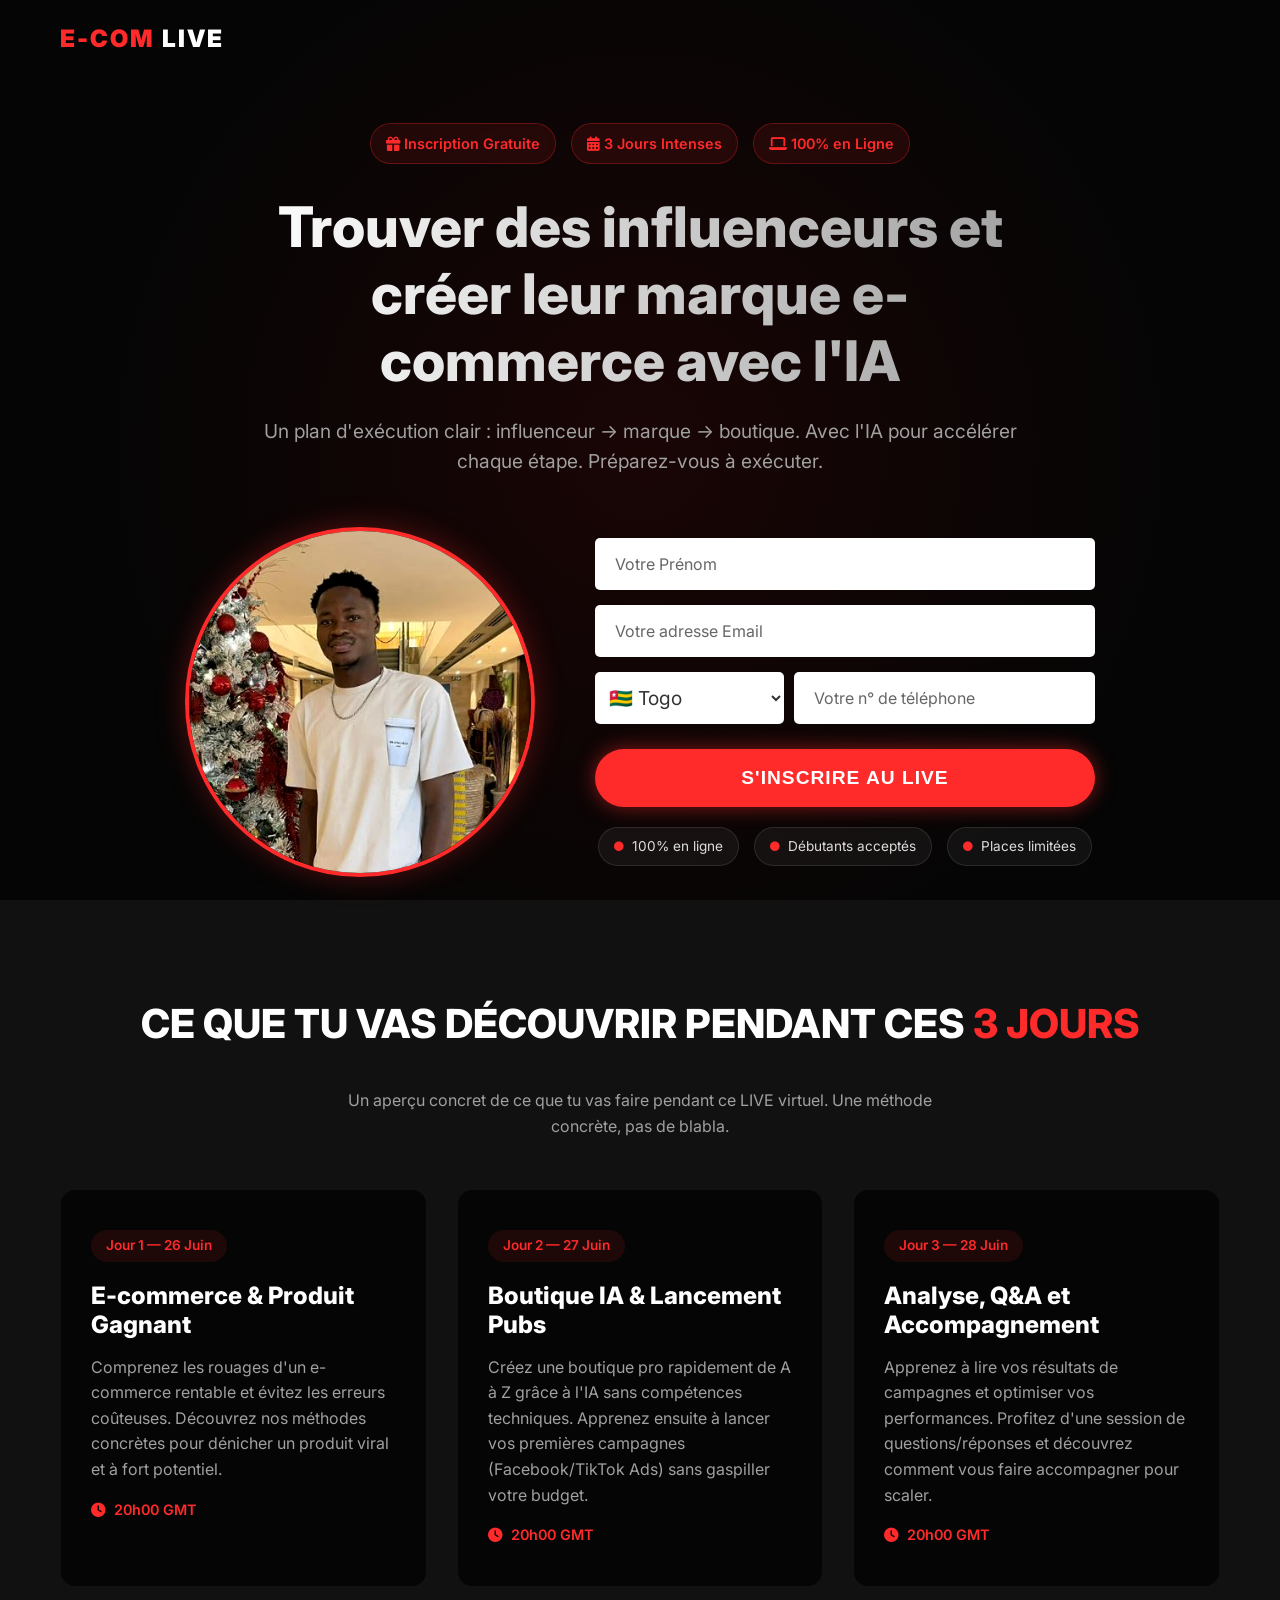
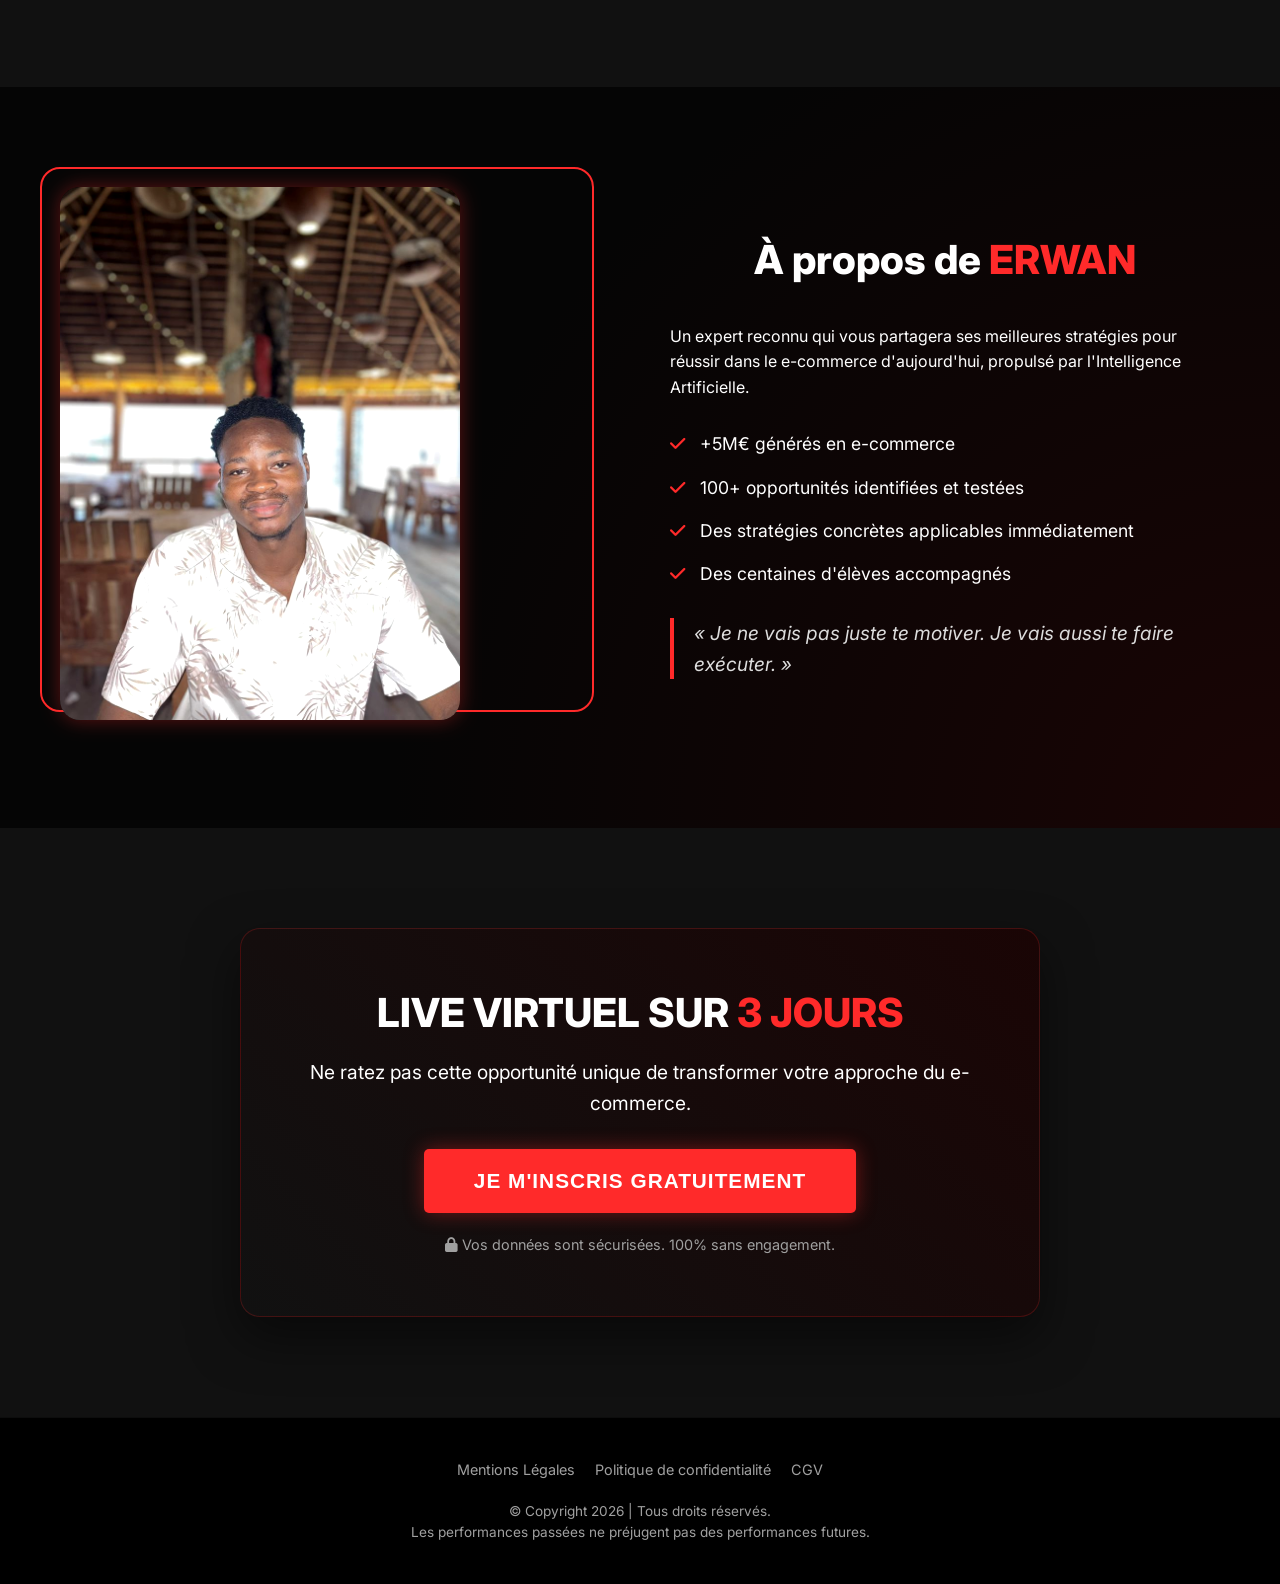
<file: index.html>
<!DOCTYPE html>
<html lang="fr">

<head>
    <meta charset="UTF-8">
    <meta name="viewport" content="width=device-width, initial-scale=1.0">
    <title>Live Gratuit : Trouver des influenceurs et créer leur marque e-commerce avec l'IA</title>
    <meta name="description"
        content="Live gratuit sur 3 jours : apprends à trouver des influenceurs rentables et créer leur marque ecommerce avec l'IA. Méthode concrète, actions à exécuter.">
    <link rel="stylesheet" href="style.css">
    <!-- FontAwesome -->
    <link rel="stylesheet" href="https://cdnjs.cloudflare.com/ajax/libs/font-awesome/6.4.0/css/all.min.css">
</head>

<body>

    <header>
        <div class="container">
            <div class="logo">E-COM <span style="color: #fff;">LIVE</span></div>
        </div>
    </header>

    <section class="hero">
        <div class="container">
            <div class="hero-header fade-in">
                <div class="hero-badges">
                    <div class="badge"><i class="fa-solid fa-gift"></i> Inscription Gratuite</div>
                    <div class="badge"><i class="fa-solid fa-calendar-days"></i> 3 Jours Intenses</div>
                    <div class="badge"><i class="fa-solid fa-laptop"></i> 100% en Ligne</div>
                </div>

                <h1>Trouver des influenceurs et créer leur marque e-commerce avec l'IA</h1>
                <p class="hero-subtitle">Un plan d'exécution clair : influenceur → marque → boutique. Avec l'IA pour
                    accélérer chaque étape. Préparez-vous à exécuter.</p>
            </div>

            <div class="hero-registration fade-in" id="inscription-form">
                <div class="host-circular-image">
                    <img src="erwan-1.JPG" alt="Erwan - Hôte du Live E-COM">
                </div>
                <div class="registration-form-container">
                    <form class="registration-form" action="https://systeme.io/embedded/40939313/subscription"
                        method="POST">
                        <input type="text" name="first_name" placeholder="Votre Prénom" required>
                        <input type="email" name="email" placeholder="Votre adresse Email" required>
                        <div class="phone-input">
                            <select class="country-select" id="country_code" required>
                                <option value="+93">🇦🇫 Afghanistan</option>
                                <option value="+27">🇿🇦 Afrique du Sud</option>
                                <option value="+355">🇦🇱 Albanie</option>
                                <option value="+213">🇩🇿 Algérie</option>
                                <option value="+49">🇩🇪 Allemagne</option>
                                <option value="+376">🇦🇩 Andorre</option>
                                <option value="+244">🇦🇴 Angola</option>
                                <option value="+1268">🇦🇬 Antigua-et-Barbuda</option>
                                <option value="+966">🇸🇦 Arabie saoudite</option>
                                <option value="+54">🇦🇷 Argentine</option>
                                <option value="+374">🇦🇲 Arménie</option>
                                <option value="+61">🇦🇺 Australie</option>
                                <option value="+43">🇦🇹 Autriche</option>
                                <option value="+994">🇦🇿 Azerbaïdjan</option>
                                <option value="+1242">🇧🇸 Bahamas</option>
                                <option value="+973">🇧🇭 Bahreïn</option>
                                <option value="+880">🇧🇩 Bangladesh</option>
                                <option value="+1246">🇧🇧 Barbade</option>
                                <option value="+32">🇧🇪 Belgique</option>
                                <option value="+501">🇧🇿 Belize</option>
                                <option value="+229">🇧🇯 Bénin</option>
                                <option value="+975">🇧🇹 Bhoutan</option>
                                <option value="+375">🇧🇾 Biélorussie</option>
                                <option value="+95">🇲🇲 Birmanie</option>
                                <option value="+591">🇧🇴 Bolivie</option>
                                <option value="+387">🇧🇦 Bosnie-Herzégovine</option>
                                <option value="+267">🇧🇼 Botswana</option>
                                <option value="+55">🇧🇷 Brésil</option>
                                <option value="+673">🇧🇳 Brunei</option>
                                <option value="+359">🇧🇬 Bulgarie</option>
                                <option value="+226">🇧🇫 Burkina Faso</option>
                                <option value="+257">🇧🇮 Burundi</option>
                                <option value="+855">🇰🇭 Cambodge</option>
                                <option value="+237">🇨🇲 Cameroun</option>
                                <option value="+1">🇨🇦 Canada</option>
                                <option value="+238">🇨🇻 Cap-Vert</option>
                                <option value="+56">🇨🇱 Chili</option>
                                <option value="+86">🇨🇳 Chine</option>
                                <option value="+357">🇨🇾 Chypre</option>
                                <option value="+57">🇨🇴 Colombie</option>
                                <option value="+269">🇰🇲 Comores</option>
                                <option value="+242">🇨🇬 Congo-Brazzaville</option>
                                <option value="+243">🇨🇩 RDC</option>
                                <option value="+850">🇰🇵 Corée du Nord</option>
                                <option value="+82">🇰🇷 Corée du Sud</option>
                                <option value="+506">🇨🇷 Costa Rica</option>
                                <option value="+225">🇨🇮 Côte d'Ivoire</option>
                                <option value="+385">🇭🇷 Croatie</option>
                                <option value="+53">🇨🇺 Cuba</option>
                                <option value="+45">🇩🇰 Danemark</option>
                                <option value="+253">🇩🇯 Djibouti</option>
                                <option value="+1767">🇩🇲 Dominique</option>
                                <option value="+20">🇪🇬 Égypte</option>
                                <option value="+971">🇦🇪 Émirats arabes unis</option>
                                <option value="+593">🇪🇨 Équateur</option>
                                <option value="+291">🇪🇷 Érythrée</option>
                                <option value="+34">🇪🇸 Espagne</option>
                                <option value="+372">🇪🇪 Estonie</option>
                                <option value="+1">🇺🇸 États-Unis</option>
                                <option value="+251">🇪🇹 Éthiopie</option>
                                <option value="+679">🇫🇯 Fidji</option>
                                <option value="+358">🇫🇮 Finlande</option>
                                <option value="+33">🇫🇷 France</option>
                                <option value="+241">🇬🇦 Gabon</option>
                                <option value="+220">🇬🇲 Gambie</option>
                                <option value="+995">🇬🇪 Géorgie</option>
                                <option value="+233">🇬🇭 Ghana</option>
                                <option value="+30">🇬🇷 Grèce</option>
                                <option value="+1473">🇬🇩 Grenade</option>
                                <option value="+502">🇬🇹 Guatemala</option>
                                <option value="+224">🇬🇳 Guinée</option>
                                <option value="+245">🇬🇼 Guinée-Bissau</option>
                                <option value="+240">🇬🇶 Guinée équatoriale</option>
                                <option value="+592">🇬🇾 Guyana</option>
                                <option value="+509">🇭🇹 Haïti</option>
                                <option value="+504">🇭🇳 Honduras</option>
                                <option value="+36">🇭🇺 Hongrie</option>
                                <option value="+91">🇮🇳 Inde</option>
                                <option value="+62">🇮🇩 Indonésie</option>
                                <option value="+964">🇮🇶 Irak</option>
                                <option value="+98">🇮🇷 Iran</option>
                                <option value="+353">🇮🇪 Irlande</option>
                                <option value="+354">🇮🇸 Islande</option>
                                <option value="+972">🇮🇱 Israël</option>
                                <option value="+39">🇮🇹 Italie</option>
                                <option value="+1876">🇯🇲 Jamaïque</option>
                                <option value="+81">🇯🇵 Japon</option>
                                <option value="+962">🇯🇴 Jordanie</option>
                                <option value="+7">🇰🇿 Kazakhstan</option>
                                <option value="+254">🇰🇪 Kenya</option>
                                <option value="+996">🇰🇬 Kirghizistan</option>
                                <option value="+686">🇰🇮 Kiribati</option>
                                <option value="+965">🇰🇼 Koweït</option>
                                <option value="+856">🇱🇦 Laos</option>
                                <option value="+266">🇱🇸 Lesotho</option>
                                <option value="+371">🇱🇻 Lettonie</option>
                                <option value="+961">🇱🇧 Liban</option>
                                <option value="+231">🇱🇷 Liberia</option>
                                <option value="+218">🇱🇾 Libye</option>
                                <option value="+423">🇱🇮 Liechtenstein</option>
                                <option value="+370">🇱🇹 Lituanie</option>
                                <option value="+352">🇱🇺 Luxembourg</option>
                                <option value="+389">🇲🇰 Macédoine du Nord</option>
                                <option value="+261">🇲🇬 Madagascar</option>
                                <option value="+60">🇲🇾 Malaisie</option>
                                <option value="+265">🇲🇼 Malawi</option>
                                <option value="+960">🇲🇻 Maldives</option>
                                <option value="+223">🇲🇱 Mali</option>
                                <option value="+356">🇲🇹 Malte</option>
                                <option value="+212">🇲🇦 Maroc</option>
                                <option value="+230">🇲🇺 Maurice</option>
                                <option value="+222">🇲🇷 Mauritanie</option>
                                <option value="+52">🇲🇽 Mexique</option>
                                <option value="+691">🇫🇲 Micronésie</option>
                                <option value="+373">🇲🇩 Moldavie</option>
                                <option value="+377">🇲🇨 Monaco</option>
                                <option value="+976">🇲🇳 Mongolie</option>
                                <option value="+382">🇲🇪 Monténégro</option>
                                <option value="+258">🇲🇿 Mozambique</option>
                                <option value="+264">🇳🇦 Namibie</option>
                                <option value="+674">🇳🇷 Nauru</option>
                                <option value="+977">🇳🇵 Népal</option>
                                <option value="+505">🇳🇮 Nicaragua</option>
                                <option value="+227">🇳🇪 Niger</option>
                                <option value="+234">🇳🇬 Nigeria</option>
                                <option value="+47">🇳🇴 Norvège</option>
                                <option value="+64">🇳🇿 Nouvelle-Zélande</option>
                                <option value="+968">🇴🇲 Oman</option>
                                <option value="+256">🇺🇬 Ouganda</option>
                                <option value="+998">🇺🇿 Ouzbékistan</option>
                                <option value="+92">🇵🇰 Pakistan</option>
                                <option value="+680">🇵🇼 Palaos</option>
                                <option value="+507">🇵🇦 Panama</option>
                                <option value="+675">🇵🇬 Papouasie-Nouvelle-Guinée</option>
                                <option value="+595">🇵🇾 Paraguay</option>
                                <option value="+31">🇳🇱 Pays-Bas</option>
                                <option value="+51">🇵🇪 Pérou</option>
                                <option value="+63">🇵🇭 Philippines</option>
                                <option value="+48">🇵🇱 Pologne</option>
                                <option value="+351">🇵🇹 Portugal</option>
                                <option value="+974">🇶🇦 Qatar</option>
                                <option value="+40">🇷🇴 Roumanie</option>
                                <option value="+44">🇬🇧 Royaume-Uni</option>
                                <option value="+7">🇷🇺 Russie</option>
                                <option value="+250">🇷🇼 Rwanda</option>
                                <option value="+1869">🇰🇳 Saint-Kitts-et-Nevis</option>
                                <option value="+1758">🇱🇨 Sainte-Lucie</option>
                                <option value="+378">🇸🇲 Saint-Marin</option>
                                <option value="+1784">🇻🇨 Saint-Vincent</option>
                                <option value="+677">🇸🇧 Îles Salomon</option>
                                <option value="+503">🇸🇻 Salvador</option>
                                <option value="+685">🇼🇸 Samoa</option>
                                <option value="+239">🇸🇹 Sao Tomé-et-Principe</option>
                                <option value="+221">🇸🇳 Sénégal</option>
                                <option value="+381">🇷🇸 Serbie</option>
                                <option value="+248">🇸🇨 Seychelles</option>
                                <option value="+232">🇸🇱 Sierra Leone</option>
                                <option value="+65">🇸🇬 Singapour</option>
                                <option value="+421">🇸🇰 Slovaquie</option>
                                <option value="+386">🇸🇮 Slovénie</option>
                                <option value="+252">🇸🇴 Somalie</option>
                                <option value="+249">🇸🇩 Soudan</option>
                                <option value="+211">🇸🇸 Soudan du Sud</option>
                                <option value="+94">🇱🇰 Sri Lanka</option>
                                <option value="+46">🇸🇪 Suède</option>
                                <option value="+41">🇨🇭 Suisse</option>
                                <option value="+597">🇸🇷 Suriname</option>
                                <option value="+268">🇸🇿 Eswatini</option>
                                <option value="+963">🇸🇾 Syrie</option>
                                <option value="+992">🇹🇯 Tadjikistan</option>
                                <option value="+255">🇹🇿 Tanzanie</option>
                                <option value="+235">🇹🇩 Tchad</option>
                                <option value="+420">🇨🇿 Tchéquie</option>
                                <option value="+66">🇹🇭 Thaïlande</option>
                                <option value="+670">🇹🇱 Timor oriental</option>
                                <option value="+228" selected>🇹🇬 Togo</option>
                                <option value="+676">🇹🇴 Tonga</option>
                                <option value="+1868">🇹🇹 Trinité-et-Tobago</option>
                                <option value="+216">🇹🇳 Tunisie</option>
                                <option value="+90">🇹🇷 Turquie</option>
                                <option value="+993">🇹🇲 Turkménistan</option>
                                <option value="+688">🇹🇻 Tuvalu</option>
                                <option value="+380">🇺🇦 Ukraine</option>
                                <option value="+598">🇺🇾 Uruguay</option>
                                <option value="+678">🇻🇺 Vanuatu</option>
                                <option value="+58">🇻🇪 Venezuela</option>
                                <option value="+84">🇻🇳 Viêt Nam</option>
                                <option value="+967">🇾🇪 Yémen</option>
                                <option value="+260">🇿🇲 Zambie</option>
                                <option value="+263">🇿🇼 Zimbabwe</option>
                            </select>
                            <input type="tel" id="phone_input" placeholder="Votre n° de téléphone" required>
                            <input type="hidden" name="phone_number" id="full_phone_number">
                        </div>
                        <button type="submit" class="btn btn-submit"
                            onclick="document.getElementById('full_phone_number').value = document.getElementById('country_code').value + document.getElementById('phone_input').value;">S'INSCRIRE
                            AU LIVE</button>
                    </form>
                    <div class="form-badges">
                        <span class="form-badge"><i class="fa-solid fa-circle"></i> 100% en ligne</span>
                        <span class="form-badge"><i class="fa-solid fa-circle"></i> Débutants acceptés</span>
                        <span class="form-badge"><i class="fa-solid fa-circle"></i> Places limitées</span>
                    </div>
                </div>
            </div>
        </div>
    </section>

    <section class="discover" id="programme">
        <div class="container">
            <h2 class="fade-in">CE QUE TU VAS DÉCOUVRIR PENDANT CES <span>3 JOURS</span></h2>
            <p style="text-align: center; color: var(--text-secondary); max-width: 600px; margin: 0 auto;"
                class="fade-in">
                Un aperçu concret de ce que tu vas faire pendant ce LIVE virtuel. Une méthode concrète, pas de blabla.
            </p>

            <div class="grid-3">
                <div class="card fade-in">
                    <span class="day-badge">Jour 1 — 26 Juin</span>
                    <h3>E-commerce &amp; Produit Gagnant</h3>
                    <p>Comprenez les rouages d'un e-commerce rentable et évitez les erreurs coûteuses. Découvrez nos
                        méthodes concrètes pour dénicher un produit viral et à fort potentiel.</p>
                    <p style="margin-top: 15px; font-size: 0.9rem; color: var(--accent-color); font-weight: 600;"><i
                            class="fa-solid fa-clock" style="margin-right: 5px;"></i> 20h00 GMT</p>
                </div>

                <div class="card fade-in">
                    <span class="day-badge">Jour 2 — 27 Juin</span>
                    <h3>Boutique IA &amp; Lancement Pubs</h3>
                    <p>Créez une boutique pro rapidement de A à Z grâce à l'IA sans compétences techniques. Apprenez
                        ensuite à lancer vos premières campagnes (Facebook/TikTok Ads) sans gaspiller votre budget.</p>
                    <p style="margin-top: 15px; font-size: 0.9rem; color: var(--accent-color); font-weight: 600;"><i
                            class="fa-solid fa-clock" style="margin-right: 5px;"></i> 20h00 GMT</p>
                </div>

                <div class="card fade-in">
                    <span class="day-badge">Jour 3 — 28 Juin</span>
                    <h3>Analyse, Q&amp;A et Accompagnement</h3>
                    <p>Apprenez à lire vos résultats de campagnes et optimiser vos performances. Profitez d'une session
                        de questions/réponses et découvrez comment vous faire accompagner pour scaler.</p>
                    <p style="margin-top: 15px; font-size: 0.9rem; color: var(--accent-color); font-weight: 600;"><i
                            class="fa-solid fa-clock" style="margin-right: 5px;"></i> 20h00 GMT</p>
                </div>
            </div>
        </div>
    </section>

    <section class="host">
        <div class="container host-container">
            <div class="host-image fade-in">
                <img src="erwan-2.jpeg" alt="Erwan - Expert E-commerce">
            </div>

            <div class="host-info fade-in">
                <h2>À propos de <span>ERWAN</span></h2>
                <p>Un expert reconnu qui vous partagera ses meilleures stratégies pour réussir dans le e-commerce
                    d'aujourd'hui, propulsé par l'Intelligence Artificielle.</p>

                <ul>
                    <li><i class="fa-solid fa-check"></i> +5M€ générés en e-commerce</li>
                    <li><i class="fa-solid fa-check"></i> 100+ opportunités identifiées et testées</li>
                    <li><i class="fa-solid fa-check"></i> Des stratégies concrètes applicables immédiatement</li>
                    <li><i class="fa-solid fa-check"></i> Des centaines d'élèves accompagnés</li>
                </ul>

                <p class="quote">« Je ne vais pas juste te motiver. Je vais aussi te faire exécuter. »</p>
            </div>
        </div>
    </section>

    <section class="cta-section" id="cta">
        <div class="container">
            <div class="cta-box fade-in">
                <h2 style="margin-bottom: 20px;">LIVE VIRTUEL SUR <span>3 JOURS</span></h2>
                <p style="margin-bottom: 30px; font-size: 1.2rem;">Ne ratez pas cette opportunité unique de transformer
                    votre approche du e-commerce.</p>
                <button class="btn" style="font-size: 1.3rem; padding: 20px 50px;"
                    onclick="document.getElementById('inscription-form').scrollIntoView({behavior: 'smooth'}); document.querySelector('.registration-form input').focus();">JE
                    M'INSCRIS GRATUITEMENT</button>
                <p style="margin-top: 20px; font-size: 0.9rem; color: var(--text-secondary);"><i
                        class="fa-solid fa-lock"></i> Vos données sont sécurisées. 100% sans engagement.</p>
            </div>
        </div>
    </section>

    <footer>
        <div class="container">
            <div class="footer-links">
                <a href="mentions-legales.html">Mentions Légales</a>
                <a href="politique-confidentialite.html">Politique de confidentialité</a>
                <a href="cgv.html">CGV</a>
            </div>
            <p class="copyright">©️ Copyright 2026 | Tous droits réservés. <br> Les performances passées ne préjugent
                pas des performances futures.</p>
        </div>
    </footer>

    <script src="script.js"></script>
</body>

</html>
</file>
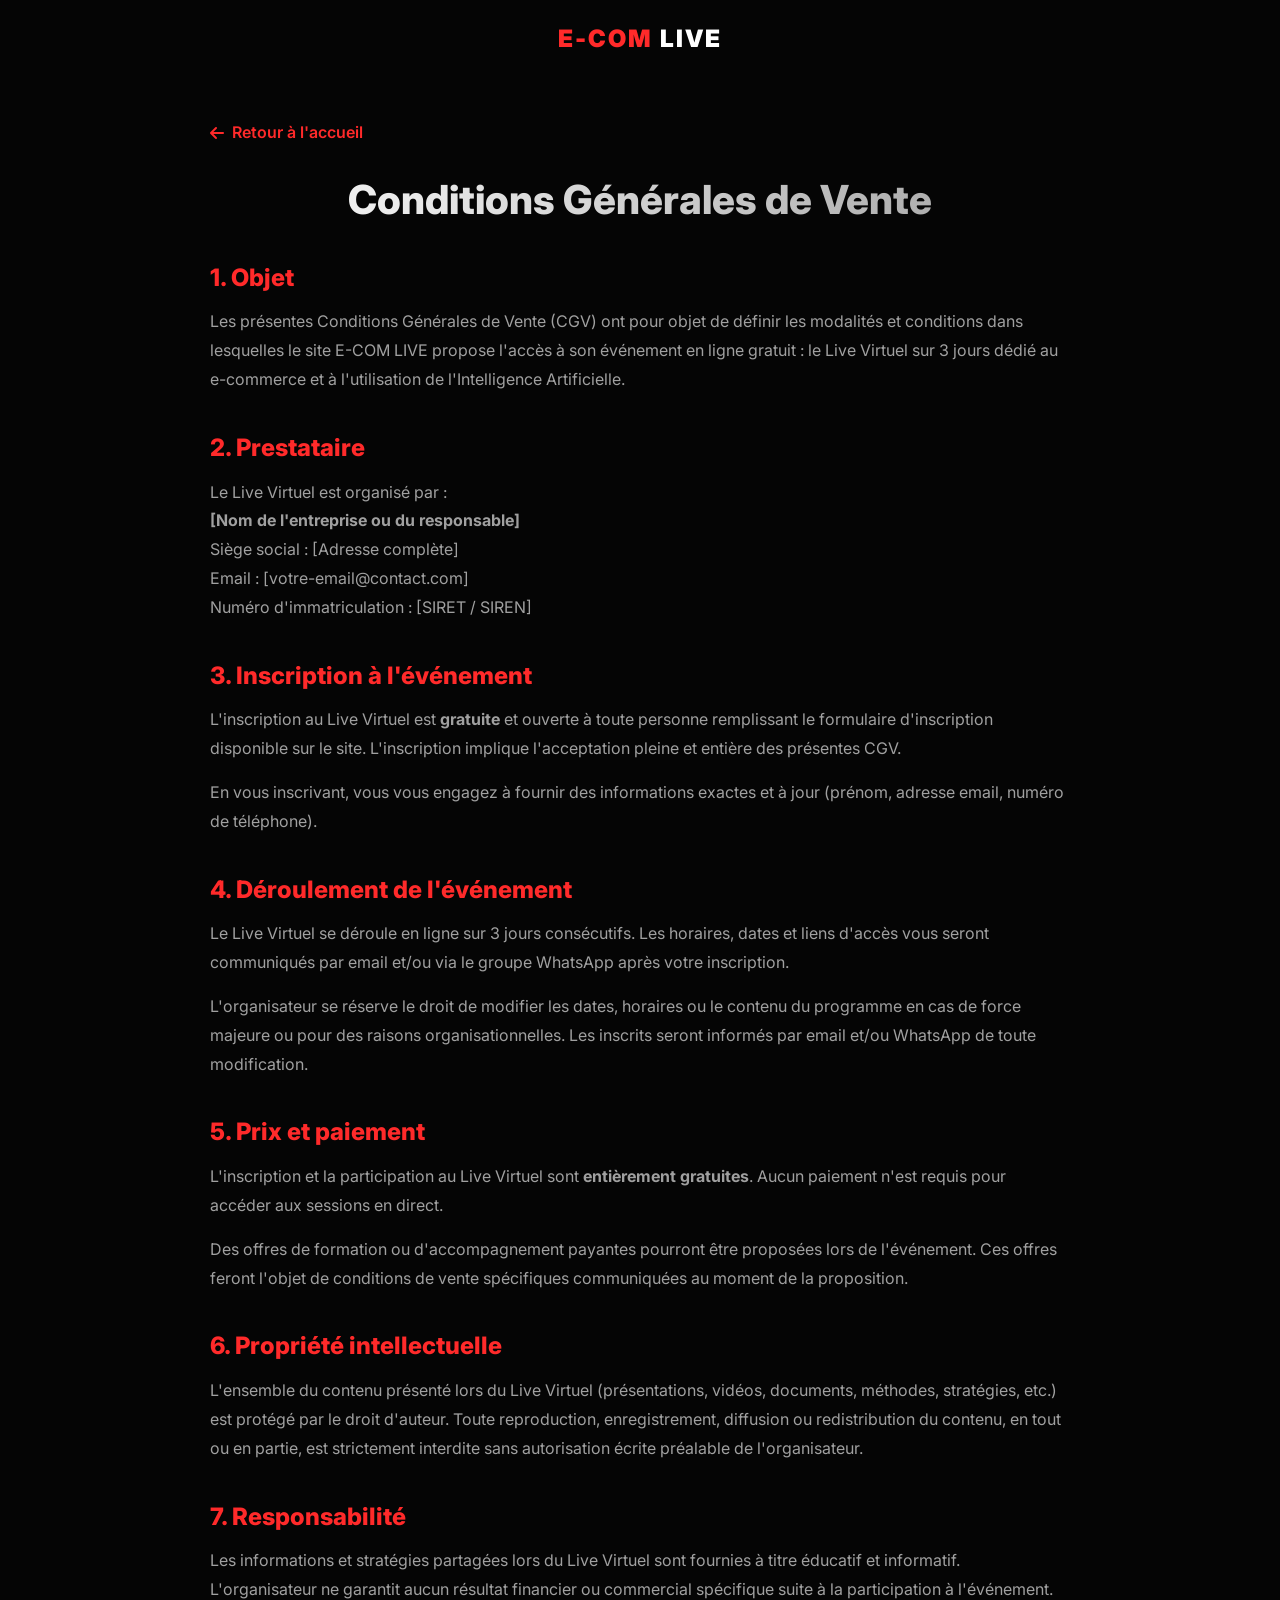
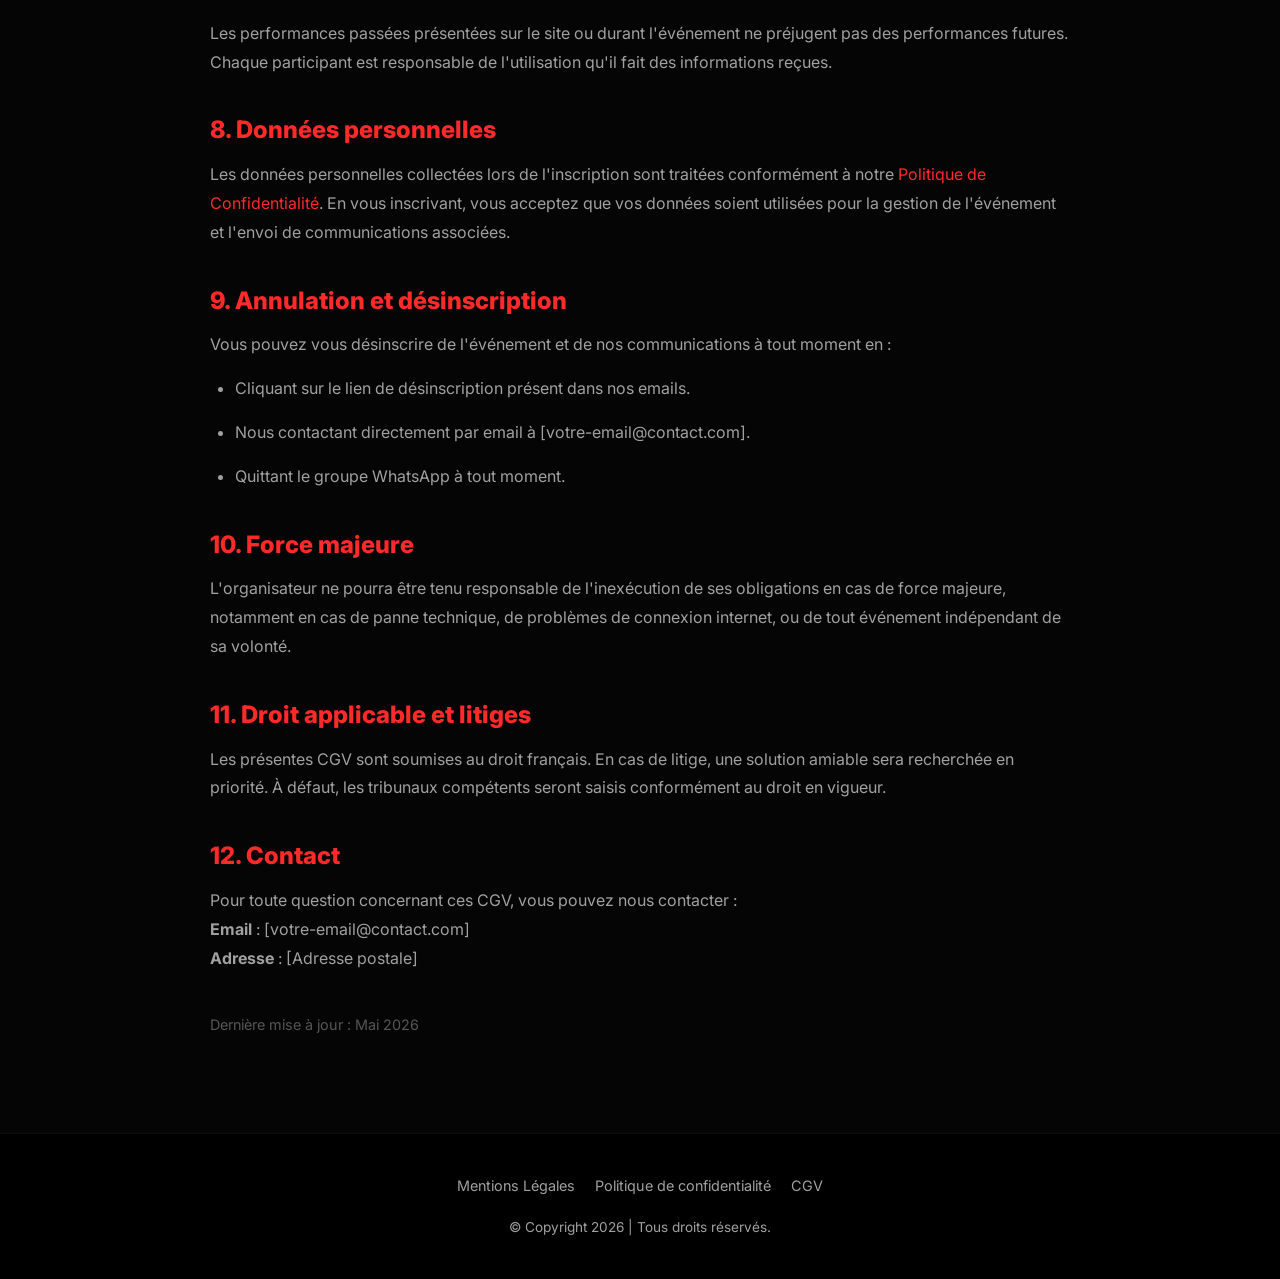
<file: cgv.html>
<!DOCTYPE html>
<html lang="fr">
<head>
    <meta charset="UTF-8">
    <meta name="viewport" content="width=device-width, initial-scale=1.0">
    <title>Conditions Générales de Vente - E-COM LIVE</title>
    <link rel="stylesheet" href="style.css">
    <link rel="stylesheet" href="https://cdnjs.cloudflare.com/ajax/libs/font-awesome/6.4.0/css/all.min.css">
    <style>
        .legal-page {
            padding: 120px 20px 80px;
            max-width: 900px;
            margin: 0 auto;
        }
        .legal-page h1 {
            font-size: 2.5rem;
            margin-bottom: 40px;
            text-align: center;
            background: linear-gradient(to right, #fff, #a0a0a0);
            -webkit-background-clip: text;
            -webkit-text-fill-color: transparent;
        }
        .legal-page h2 {
            font-size: 1.5rem;
            text-align: left;
            margin-bottom: 15px;
            margin-top: 40px;
            color: var(--accent-color);
        }
        .legal-page p, .legal-page li {
            color: var(--text-secondary);
            font-size: 1rem;
            line-height: 1.8;
            margin-bottom: 15px;
        }
        .legal-page ul {
            list-style: disc;
            padding-left: 25px;
            margin-bottom: 20px;
        }
        .back-link {
            display: inline-flex;
            align-items: center;
            gap: 8px;
            color: var(--accent-color);
            font-weight: 600;
            margin-bottom: 30px;
            transition: opacity 0.3s;
        }
        .back-link:hover {
            opacity: 0.8;
        }
    </style>
</head>
<body>

    <header>
        <div class="container" style="justify-content: center;">
            <div class="logo">E-COM <span style="color: #fff;">LIVE</span></div>
        </div>
    </header>

    <div class="legal-page">
        <a href="index.html" class="back-link"><i class="fa-solid fa-arrow-left"></i> Retour à l'accueil</a>
        <h1>Conditions Générales de Vente</h1>

        <h2>1. Objet</h2>
        <p>
            Les présentes Conditions Générales de Vente (CGV) ont pour objet de définir les modalités et conditions dans lesquelles le site E-COM LIVE propose l'accès à son événement en ligne gratuit : le Live Virtuel sur 3 jours dédié au e-commerce et à l'utilisation de l'Intelligence Artificielle.
        </p>

        <h2>2. Prestataire</h2>
        <p>
            Le Live Virtuel est organisé par :<br>
            <strong>[Nom de l'entreprise ou du responsable]</strong><br>
            Siège social : [Adresse complète]<br>
            Email : [votre-email@contact.com]<br>
            Numéro d'immatriculation : [SIRET / SIREN]
        </p>

        <h2>3. Inscription à l'événement</h2>
        <p>
            L'inscription au Live Virtuel est <strong>gratuite</strong> et ouverte à toute personne remplissant le formulaire d'inscription disponible sur le site. L'inscription implique l'acceptation pleine et entière des présentes CGV.
        </p>
        <p>
            En vous inscrivant, vous vous engagez à fournir des informations exactes et à jour (prénom, adresse email, numéro de téléphone).
        </p>

        <h2>4. Déroulement de l'événement</h2>
        <p>
            Le Live Virtuel se déroule en ligne sur 3 jours consécutifs. Les horaires, dates et liens d'accès vous seront communiqués par email et/ou via le groupe WhatsApp après votre inscription.
        </p>
        <p>
            L'organisateur se réserve le droit de modifier les dates, horaires ou le contenu du programme en cas de force majeure ou pour des raisons organisationnelles. Les inscrits seront informés par email et/ou WhatsApp de toute modification.
        </p>

        <h2>5. Prix et paiement</h2>
        <p>
            L'inscription et la participation au Live Virtuel sont <strong>entièrement gratuites</strong>. Aucun paiement n'est requis pour accéder aux sessions en direct.
        </p>
        <p>
            Des offres de formation ou d'accompagnement payantes pourront être proposées lors de l'événement. Ces offres feront l'objet de conditions de vente spécifiques communiquées au moment de la proposition.
        </p>

        <h2>6. Propriété intellectuelle</h2>
        <p>
            L'ensemble du contenu présenté lors du Live Virtuel (présentations, vidéos, documents, méthodes, stratégies, etc.) est protégé par le droit d'auteur. Toute reproduction, enregistrement, diffusion ou redistribution du contenu, en tout ou en partie, est strictement interdite sans autorisation écrite préalable de l'organisateur.
        </p>

        <h2>7. Responsabilité</h2>
        <p>
            Les informations et stratégies partagées lors du Live Virtuel sont fournies à titre éducatif et informatif. L'organisateur ne garantit aucun résultat financier ou commercial spécifique suite à la participation à l'événement.
        </p>
        <p>
            Les performances passées présentées sur le site ou durant l'événement ne préjugent pas des performances futures. Chaque participant est responsable de l'utilisation qu'il fait des informations reçues.
        </p>

        <h2>8. Données personnelles</h2>
        <p>
            Les données personnelles collectées lors de l'inscription sont traitées conformément à notre <a href="politique-confidentialite.html" style="color: var(--accent-color);">Politique de Confidentialité</a>. En vous inscrivant, vous acceptez que vos données soient utilisées pour la gestion de l'événement et l'envoi de communications associées.
        </p>

        <h2>9. Annulation et désinscription</h2>
        <p>
            Vous pouvez vous désinscrire de l'événement et de nos communications à tout moment en :
        </p>
        <ul>
            <li>Cliquant sur le lien de désinscription présent dans nos emails.</li>
            <li>Nous contactant directement par email à [votre-email@contact.com].</li>
            <li>Quittant le groupe WhatsApp à tout moment.</li>
        </ul>

        <h2>10. Force majeure</h2>
        <p>
            L'organisateur ne pourra être tenu responsable de l'inexécution de ses obligations en cas de force majeure, notamment en cas de panne technique, de problèmes de connexion internet, ou de tout événement indépendant de sa volonté.
        </p>

        <h2>11. Droit applicable et litiges</h2>
        <p>
            Les présentes CGV sont soumises au droit français. En cas de litige, une solution amiable sera recherchée en priorité. À défaut, les tribunaux compétents seront saisis conformément au droit en vigueur.
        </p>

        <h2>12. Contact</h2>
        <p>
            Pour toute question concernant ces CGV, vous pouvez nous contacter :<br>
            <strong>Email</strong> : [votre-email@contact.com]<br>
            <strong>Adresse</strong> : [Adresse postale]
        </p>

        <p style="margin-top: 40px; font-size: 0.9rem; color: #555;">Dernière mise à jour : Mai 2026</p>
    </div>

    <footer>
        <div class="container">
            <div class="footer-links">
                <a href="mentions-legales.html">Mentions Légales</a>
                <a href="politique-confidentialite.html">Politique de confidentialité</a>
                <a href="cgv.html">CGV</a>
            </div>
            <p class="copyright">©️ Copyright 2026 | Tous droits réservés.</p>
        </div>
    </footer>

</body>
</html>
</file>
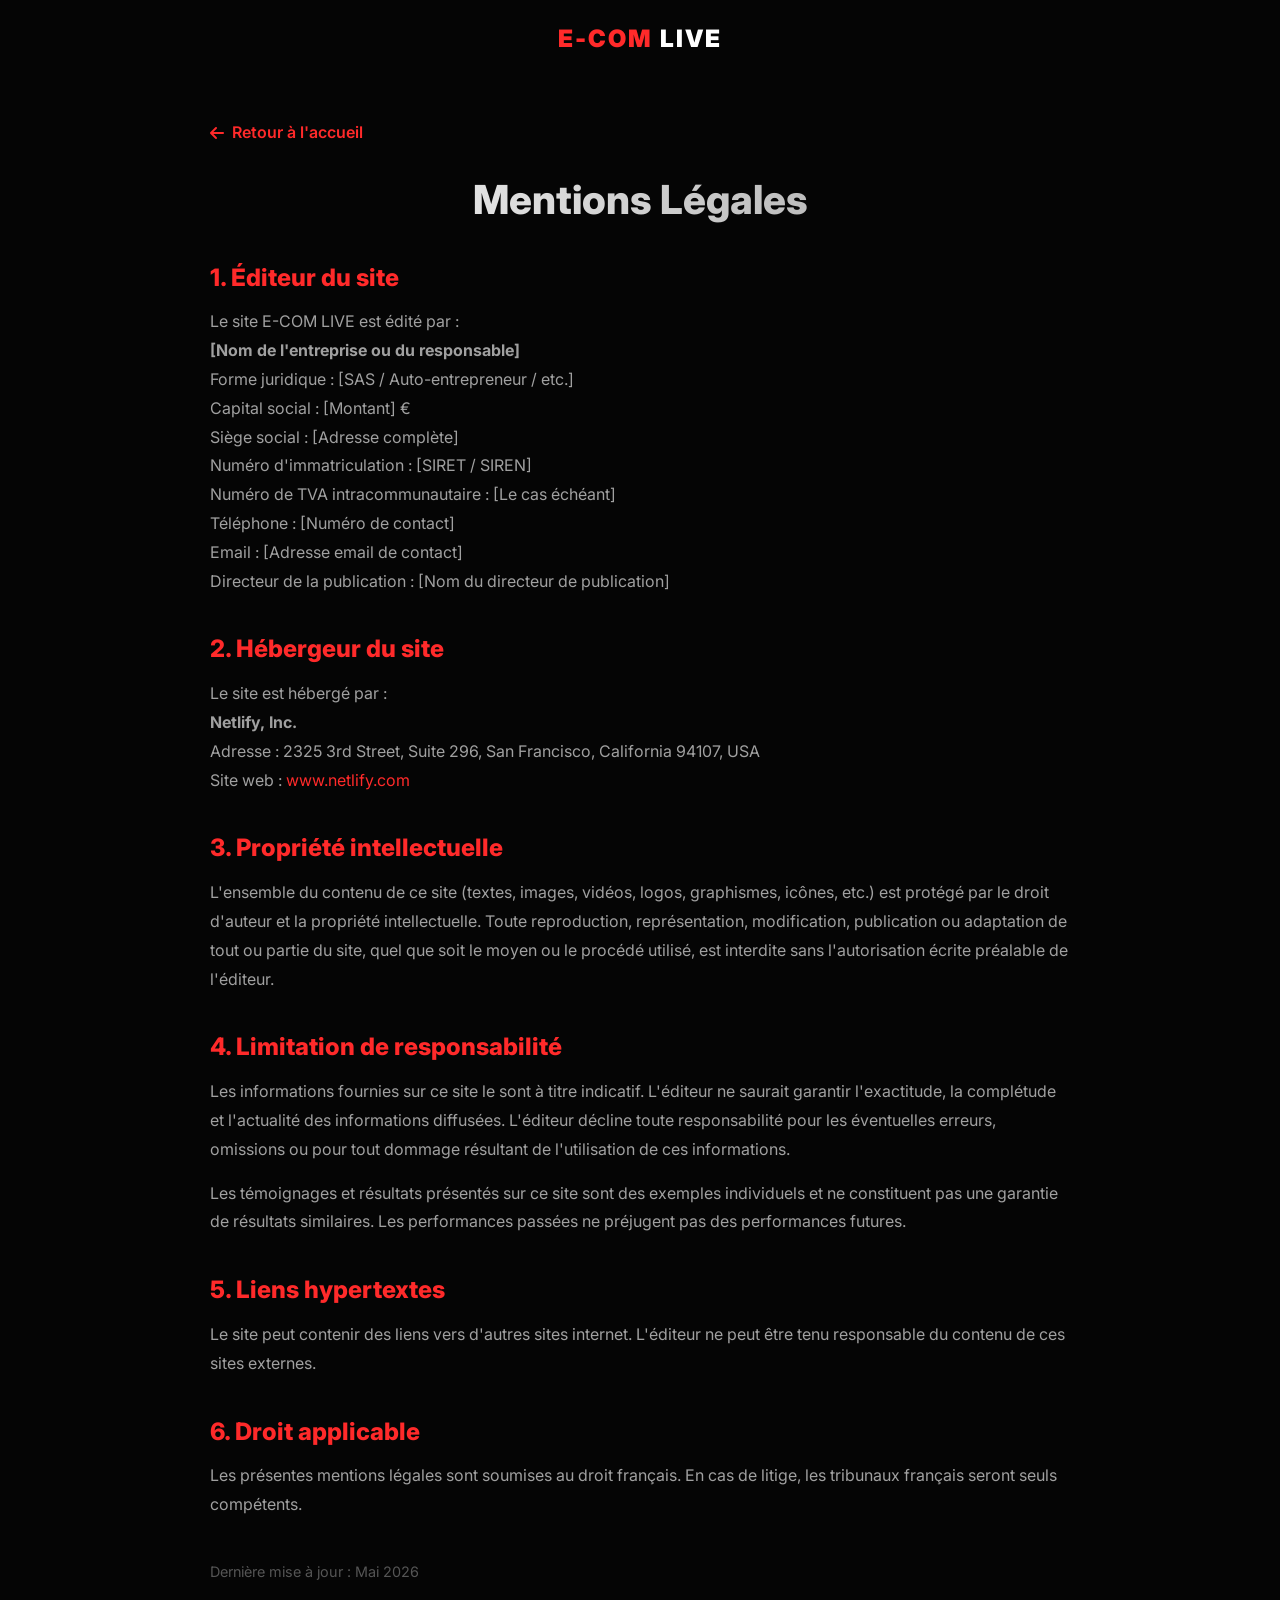
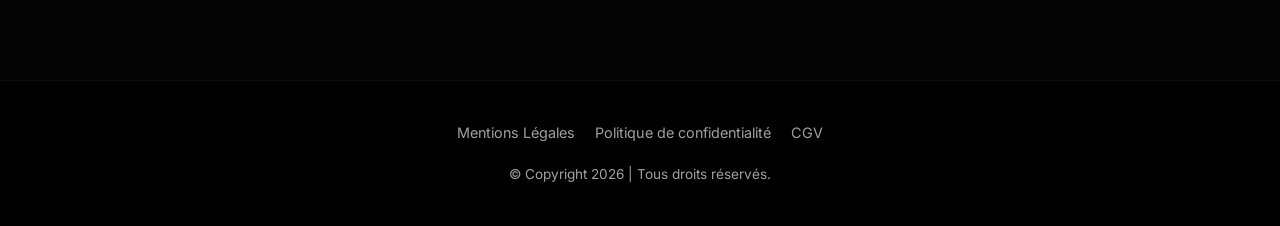
<file: mentions-legales.html>
<!DOCTYPE html>
<html lang="fr">
<head>
    <meta charset="UTF-8">
    <meta name="viewport" content="width=device-width, initial-scale=1.0">
    <title>Mentions Légales - E-COM LIVE</title>
    <link rel="stylesheet" href="style.css">
    <link rel="stylesheet" href="https://cdnjs.cloudflare.com/ajax/libs/font-awesome/6.4.0/css/all.min.css">
    <style>
        .legal-page {
            padding: 120px 20px 80px;
            max-width: 900px;
            margin: 0 auto;
        }
        .legal-page h1 {
            font-size: 2.5rem;
            margin-bottom: 40px;
            text-align: center;
            background: linear-gradient(to right, #fff, #a0a0a0);
            -webkit-background-clip: text;
            -webkit-text-fill-color: transparent;
        }
        .legal-page h2 {
            font-size: 1.5rem;
            text-align: left;
            margin-bottom: 15px;
            margin-top: 40px;
            color: var(--accent-color);
        }
        .legal-page p, .legal-page li {
            color: var(--text-secondary);
            font-size: 1rem;
            line-height: 1.8;
            margin-bottom: 15px;
        }
        .legal-page ul {
            list-style: disc;
            padding-left: 25px;
            margin-bottom: 20px;
        }
        .back-link {
            display: inline-flex;
            align-items: center;
            gap: 8px;
            color: var(--accent-color);
            font-weight: 600;
            margin-bottom: 30px;
            transition: opacity 0.3s;
        }
        .back-link:hover {
            opacity: 0.8;
        }
    </style>
</head>
<body>

    <header>
        <div class="container" style="justify-content: center;">
            <div class="logo">E-COM <span style="color: #fff;">LIVE</span></div>
        </div>
    </header>

    <div class="legal-page">
        <a href="index.html" class="back-link"><i class="fa-solid fa-arrow-left"></i> Retour à l'accueil</a>
        <h1>Mentions Légales</h1>

        <h2>1. Éditeur du site</h2>
        <p>
            Le site E-COM LIVE est édité par :<br>
            <strong>[Nom de l'entreprise ou du responsable]</strong><br>
            Forme juridique : [SAS / Auto-entrepreneur / etc.]<br>
            Capital social : [Montant] €<br>
            Siège social : [Adresse complète]<br>
            Numéro d'immatriculation : [SIRET / SIREN]<br>
            Numéro de TVA intracommunautaire : [Le cas échéant]<br>
            Téléphone : [Numéro de contact]<br>
            Email : [Adresse email de contact]<br>
            Directeur de la publication : [Nom du directeur de publication]
        </p>

        <h2>2. Hébergeur du site</h2>
        <p>
            Le site est hébergé par :<br>
            <strong>Netlify, Inc.</strong><br>
            Adresse : 2325 3rd Street, Suite 296, San Francisco, California 94107, USA<br>
            Site web : <a href="https://www.netlify.com" target="_blank" style="color: var(--accent-color);">www.netlify.com</a>
        </p>

        <h2>3. Propriété intellectuelle</h2>
        <p>
            L'ensemble du contenu de ce site (textes, images, vidéos, logos, graphismes, icônes, etc.) est protégé par le droit d'auteur et la propriété intellectuelle. Toute reproduction, représentation, modification, publication ou adaptation de tout ou partie du site, quel que soit le moyen ou le procédé utilisé, est interdite sans l'autorisation écrite préalable de l'éditeur.
        </p>

        <h2>4. Limitation de responsabilité</h2>
        <p>
            Les informations fournies sur ce site le sont à titre indicatif. L'éditeur ne saurait garantir l'exactitude, la complétude et l'actualité des informations diffusées. L'éditeur décline toute responsabilité pour les éventuelles erreurs, omissions ou pour tout dommage résultant de l'utilisation de ces informations.
        </p>
        <p>
            Les témoignages et résultats présentés sur ce site sont des exemples individuels et ne constituent pas une garantie de résultats similaires. Les performances passées ne préjugent pas des performances futures.
        </p>

        <h2>5. Liens hypertextes</h2>
        <p>
            Le site peut contenir des liens vers d'autres sites internet. L'éditeur ne peut être tenu responsable du contenu de ces sites externes.
        </p>

        <h2>6. Droit applicable</h2>
        <p>
            Les présentes mentions légales sont soumises au droit français. En cas de litige, les tribunaux français seront seuls compétents.
        </p>

        <p style="margin-top: 40px; font-size: 0.9rem; color: #555;">Dernière mise à jour : Mai 2026</p>
    </div>

    <footer>
        <div class="container">
            <div class="footer-links">
                <a href="mentions-legales.html">Mentions Légales</a>
                <a href="politique-confidentialite.html">Politique de confidentialité</a>
                <a href="cgv.html">CGV</a>
            </div>
            <p class="copyright">©️ Copyright 2026 | Tous droits réservés.</p>
        </div>
    </footer>

</body>
</html>
</file>
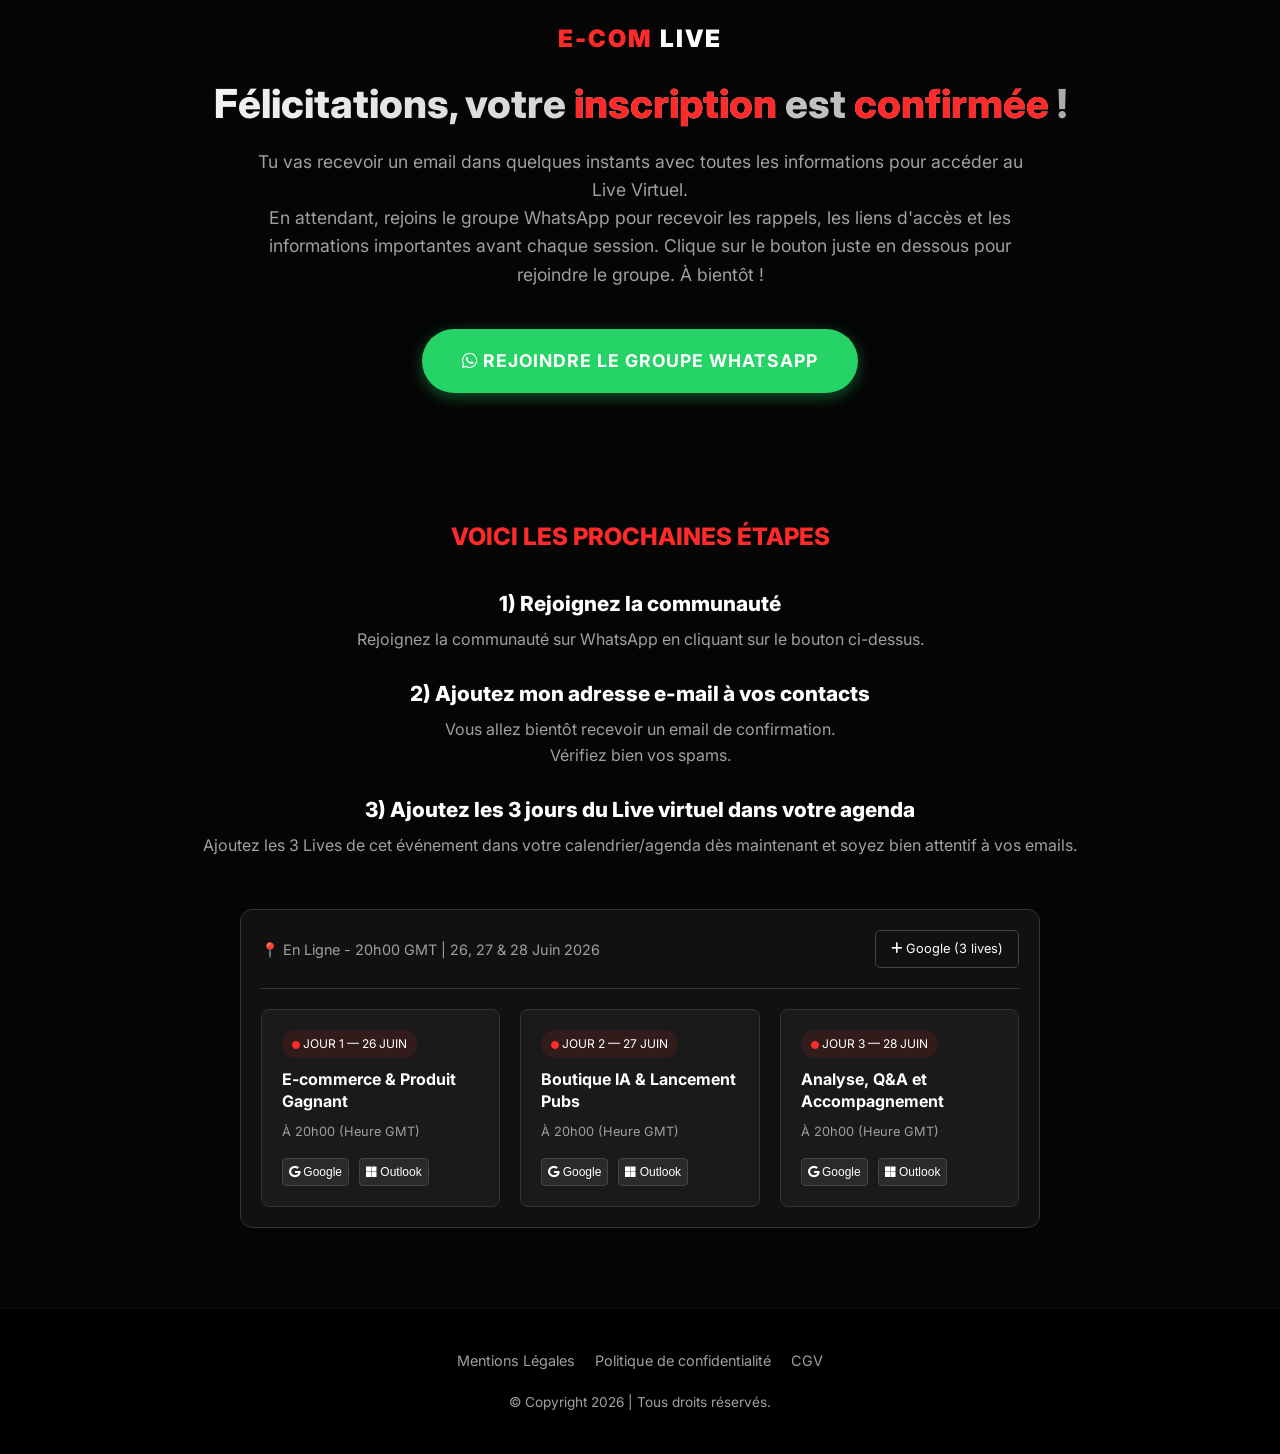
<file: merci.html>
<!DOCTYPE html>
<html lang="fr">
<head>
    <meta charset="UTF-8">
    <meta name="viewport" content="width=device-width, initial-scale=1.0">
    <title>Inscription Confirmée - E-COM LIVE</title>
    <link rel="stylesheet" href="style.css">
    <!-- FontAwesome -->
    <link rel="stylesheet" href="https://cdnjs.cloudflare.com/ajax/libs/font-awesome/6.4.0/css/all.min.css">
</head>
<body class="thankyou-page">

    <header>
        <div class="container" style="justify-content: center;">
            <div class="logo">E-COM <span style="color: #fff;">LIVE</span></div>
        </div>
    </header>

    <section class="thankyou-hero">
        <div class="container fade-in">
            <h1>Félicitations, votre <span class="highlight">inscription</span> est <span class="highlight">confirmée</span> !</h1>
            
            <p class="thankyou-subtitle">
                Tu vas recevoir un email dans quelques instants avec toutes les informations pour accéder au Live Virtuel. <br>
                En attendant, rejoins le groupe WhatsApp pour recevoir les rappels, les liens d'accès et les informations importantes avant chaque session. Clique sur le bouton juste en dessous pour rejoindre le groupe. À bientôt !
            </p>
            
            <a href="https://chat.whatsapp.com/HXVMGMzslxGIBsVukclci0" class="btn btn-whatsapp" target="_blank"><i class="fa-brands fa-whatsapp"></i> REJOINDRE LE GROUPE WHATSAPP</a>
        </div>
    </section>

    <section class="steps-section">
        <div class="container fade-in">
            <h2 class="highlight">VOICI LES PROCHAINES ÉTAPES</h2>
            
            <div class="step">
                <h3>1) Rejoignez la communauté</h3>
                <p>Rejoignez la communauté sur WhatsApp en cliquant sur le bouton ci-dessus.</p>
            </div>
            
            <div class="step">
                <h3>2) Ajoutez mon adresse e-mail à vos contacts</h3>
                <p>Vous allez bientôt recevoir un email de confirmation.<br>Vérifiez bien vos spams.</p>
            </div>
            
            <div class="step">
                <h3>3) Ajoutez les 3 jours du Live virtuel dans votre agenda</h3>
                <p>Ajoutez les 3 Lives de cet événement dans votre calendrier/agenda dès maintenant et soyez bien attentif à vos emails.</p>
            </div>

            <div class="calendar-container fade-in">
                <div class="calendar-header">
                    <span>📍 En Ligne - 20h00 GMT | 26, 27 &amp; 28 Juin 2026</span>
                    <a href="https://calendar.google.com/calendar/render?action=TEMPLATE&text=E-COM+LIVE+-+Jour+1+%3A+E-commerce+%26+Produit+Gagnant&dates=20260626T200000Z/20260626T220000Z&details=Live+Virtuel+E-COM+LIVE+-+Jour+1" class="btn-small" target="_blank" style="text-decoration:none;"><i class="fa-solid fa-plus"></i> Google (3 lives)</a>
                </div>
                
                <div class="calendar-grid">
                    <div class="calendar-card">
                        <span class="day-badge-small"><i class="fa-solid fa-circle" style="color: var(--accent-color); font-size: 8px;"></i> JOUR 1 — 26 JUIN</span>
                        <h4>E-commerce &amp; Produit Gagnant</h4>
                        <p>À 20h00 (Heure GMT)</p>
                        <div class="calendar-buttons">
                            <a href="https://calendar.google.com/calendar/render?action=TEMPLATE&text=E-COM+LIVE+-+Jour+1+%3A+E-commerce+%26+Produit+Gagnant&dates=20260626T200000Z/20260626T220000Z&details=Live+Virtuel+E-COM+LIVE+-+Jour+1+%3A+E-commerce+et+Produit+Gagnant" target="_blank" style="text-decoration:none;"><button type="button"><i class="fa-brands fa-google"></i> Google</button></a>
                            <a href="https://outlook.live.com/calendar/0/action/compose?subject=E-COM+LIVE+-+Jour+1+%3A+E-commerce+%26+Produit+Gagnant&startdt=2026-06-26T20:00:00Z&enddt=2026-06-26T22:00:00Z&body=Live+Virtuel+E-COM+LIVE+-+Jour+1+%3A+E-commerce+et+Produit+Gagnant" target="_blank" style="text-decoration:none;"><button type="button"><i class="fa-brands fa-microsoft"></i> Outlook</button></a>
                        </div>
                    </div>
                    
                    <div class="calendar-card">
                        <span class="day-badge-small"><i class="fa-solid fa-circle" style="color: var(--accent-color); font-size: 8px;"></i> JOUR 2 — 27 JUIN</span>
                        <h4>Boutique IA &amp; Lancement Pubs</h4>
                        <p>À 20h00 (Heure GMT)</p>
                        <div class="calendar-buttons">
                            <a href="https://calendar.google.com/calendar/render?action=TEMPLATE&text=E-COM+LIVE+-+Jour+2+%3A+Boutique+IA+%26+Lancement+Pubs&dates=20260627T200000Z/20260627T220000Z&details=Live+Virtuel+E-COM+LIVE+-+Jour+2+%3A+Boutique+IA+et+Lancement+Pubs" target="_blank" style="text-decoration:none;"><button type="button"><i class="fa-brands fa-google"></i> Google</button></a>
                            <a href="https://outlook.live.com/calendar/0/action/compose?subject=E-COM+LIVE+-+Jour+2+%3A+Boutique+IA+%26+Lancement+Pubs&startdt=2026-06-27T20:00:00Z&enddt=2026-06-27T22:00:00Z&body=Live+Virtuel+E-COM+LIVE+-+Jour+2+%3A+Boutique+IA+et+Lancement+Pubs" target="_blank" style="text-decoration:none;"><button type="button"><i class="fa-brands fa-microsoft"></i> Outlook</button></a>
                        </div>
                    </div>

                    <div class="calendar-card">
                        <span class="day-badge-small"><i class="fa-solid fa-circle" style="color: var(--accent-color); font-size: 8px;"></i> JOUR 3 — 28 JUIN</span>
                        <h4>Analyse, Q&amp;A et Accompagnement</h4>
                        <p>À 20h00 (Heure GMT)</p>
                        <div class="calendar-buttons">
                            <a href="https://calendar.google.com/calendar/render?action=TEMPLATE&text=E-COM+LIVE+-+Jour+3+%3A+Analyse%2C+Q%26A+et+Accompagnement&dates=20260628T200000Z/20260628T220000Z&details=Live+Virtuel+E-COM+LIVE+-+Jour+3+%3A+Analyse%2C+Q%26A+et+Accompagnement" target="_blank" style="text-decoration:none;"><button type="button"><i class="fa-brands fa-google"></i> Google</button></a>
                            <a href="https://outlook.live.com/calendar/0/action/compose?subject=E-COM+LIVE+-+Jour+3+%3A+Analyse%2C+Q%26A+et+Accompagnement&startdt=2026-06-28T20:00:00Z&enddt=2026-06-28T22:00:00Z&body=Live+Virtuel+E-COM+LIVE+-+Jour+3+%3A+Analyse%2C+Q%26A+et+Accompagnement" target="_blank" style="text-decoration:none;"><button type="button"><i class="fa-brands fa-microsoft"></i> Outlook</button></a>
                        </div>
                    </div>
                </div>
            </div>
        </div>
    </section>

    <footer>
        <div class="container">
            <div class="footer-links">
                <a href="mentions-legales.html">Mentions Légales</a>
                <a href="politique-confidentialite.html">Politique de confidentialité</a>
                <a href="cgv.html">CGV</a>
            </div>
            <p class="copyright">©️ Copyright 2026 | Tous droits réservés.</p>
        </div>
    </footer>

    <script src="script.js"></script>
</body>
</html>
</file>
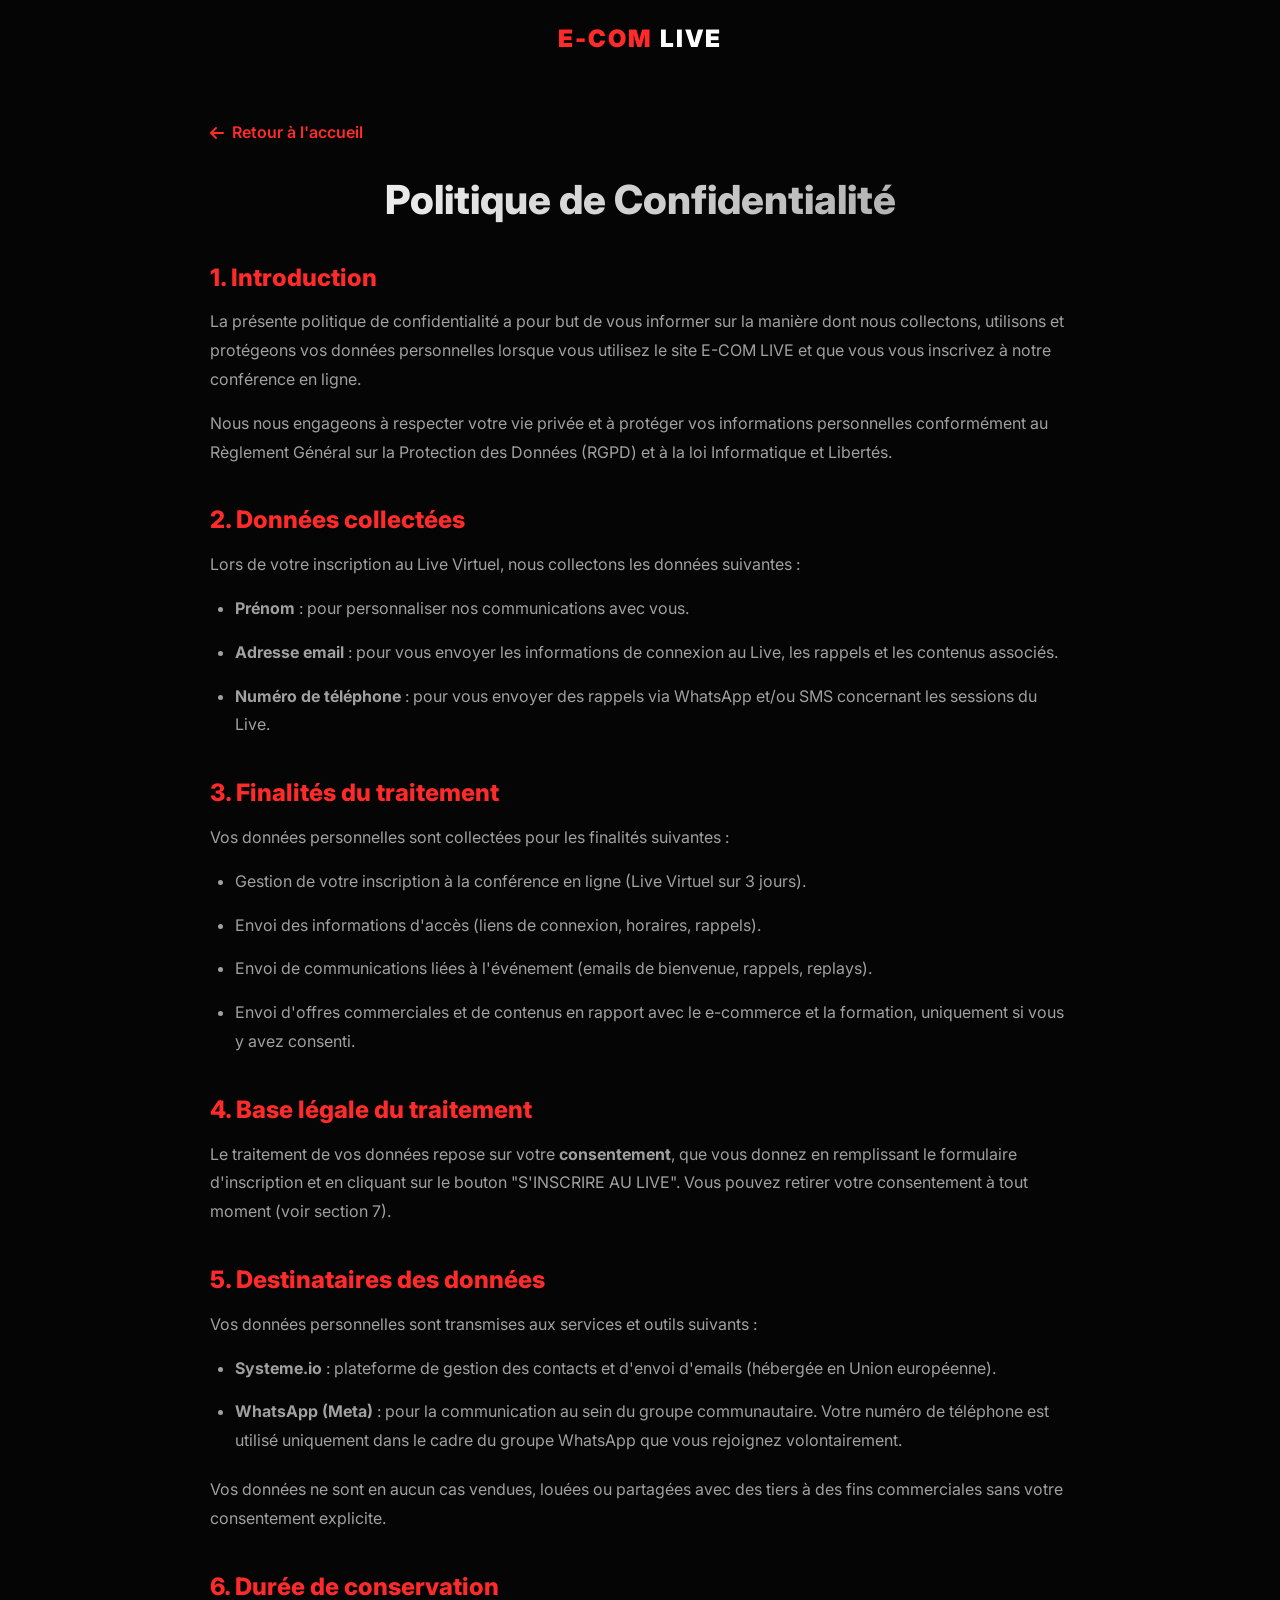
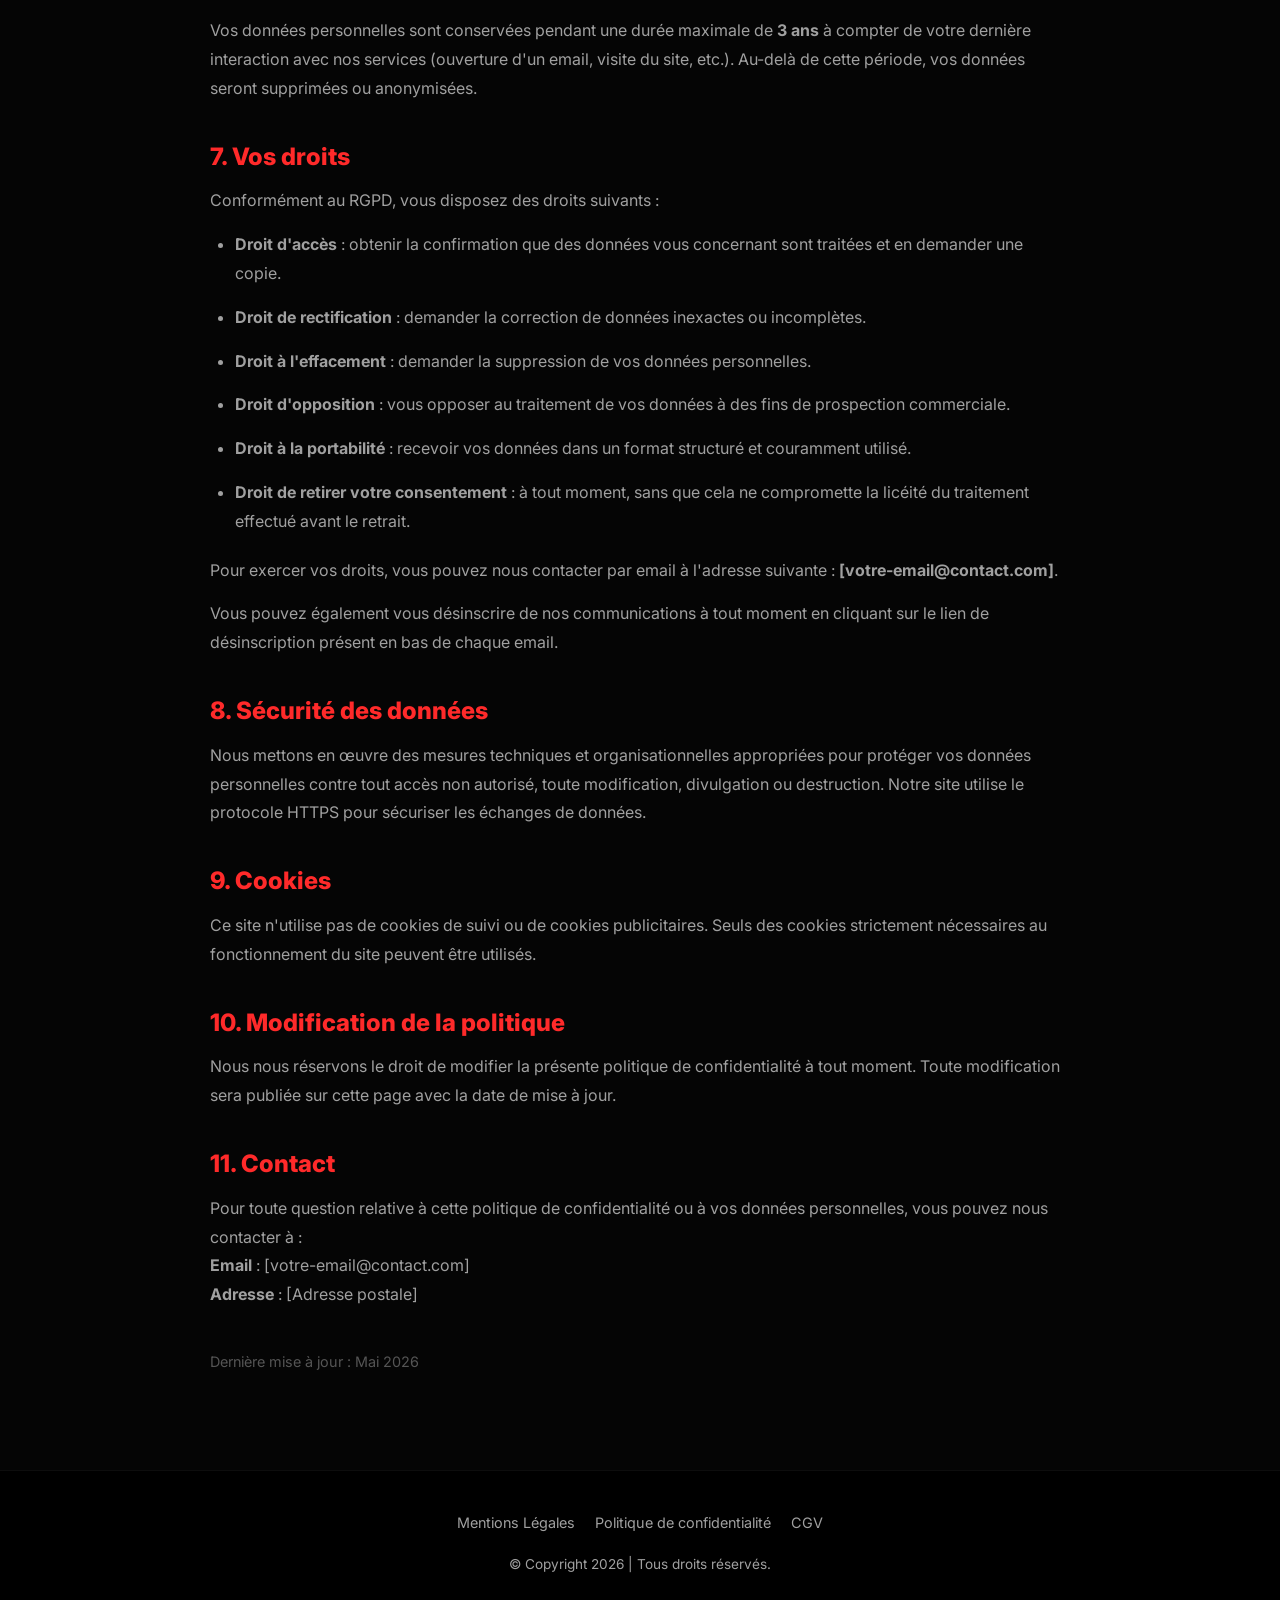
<file: politique-confidentialite.html>
<!DOCTYPE html>
<html lang="fr">
<head>
    <meta charset="UTF-8">
    <meta name="viewport" content="width=device-width, initial-scale=1.0">
    <title>Politique de Confidentialité - E-COM LIVE</title>
    <link rel="stylesheet" href="style.css">
    <link rel="stylesheet" href="https://cdnjs.cloudflare.com/ajax/libs/font-awesome/6.4.0/css/all.min.css">
    <style>
        .legal-page {
            padding: 120px 20px 80px;
            max-width: 900px;
            margin: 0 auto;
        }
        .legal-page h1 {
            font-size: 2.5rem;
            margin-bottom: 40px;
            text-align: center;
            background: linear-gradient(to right, #fff, #a0a0a0);
            -webkit-background-clip: text;
            -webkit-text-fill-color: transparent;
        }
        .legal-page h2 {
            font-size: 1.5rem;
            text-align: left;
            margin-bottom: 15px;
            margin-top: 40px;
            color: var(--accent-color);
        }
        .legal-page p, .legal-page li {
            color: var(--text-secondary);
            font-size: 1rem;
            line-height: 1.8;
            margin-bottom: 15px;
        }
        .legal-page ul {
            list-style: disc;
            padding-left: 25px;
            margin-bottom: 20px;
        }
        .back-link {
            display: inline-flex;
            align-items: center;
            gap: 8px;
            color: var(--accent-color);
            font-weight: 600;
            margin-bottom: 30px;
            transition: opacity 0.3s;
        }
        .back-link:hover {
            opacity: 0.8;
        }
    </style>
</head>
<body>

    <header>
        <div class="container" style="justify-content: center;">
            <div class="logo">E-COM <span style="color: #fff;">LIVE</span></div>
        </div>
    </header>

    <div class="legal-page">
        <a href="index.html" class="back-link"><i class="fa-solid fa-arrow-left"></i> Retour à l'accueil</a>
        <h1>Politique de Confidentialité</h1>

        <h2>1. Introduction</h2>
        <p>
            La présente politique de confidentialité a pour but de vous informer sur la manière dont nous collectons, utilisons et protégeons vos données personnelles lorsque vous utilisez le site E-COM LIVE et que vous vous inscrivez à notre conférence en ligne.
        </p>
        <p>
            Nous nous engageons à respecter votre vie privée et à protéger vos informations personnelles conformément au Règlement Général sur la Protection des Données (RGPD) et à la loi Informatique et Libertés.
        </p>

        <h2>2. Données collectées</h2>
        <p>Lors de votre inscription au Live Virtuel, nous collectons les données suivantes :</p>
        <ul>
            <li><strong>Prénom</strong> : pour personnaliser nos communications avec vous.</li>
            <li><strong>Adresse email</strong> : pour vous envoyer les informations de connexion au Live, les rappels et les contenus associés.</li>
            <li><strong>Numéro de téléphone</strong> : pour vous envoyer des rappels via WhatsApp et/ou SMS concernant les sessions du Live.</li>
        </ul>

        <h2>3. Finalités du traitement</h2>
        <p>Vos données personnelles sont collectées pour les finalités suivantes :</p>
        <ul>
            <li>Gestion de votre inscription à la conférence en ligne (Live Virtuel sur 3 jours).</li>
            <li>Envoi des informations d'accès (liens de connexion, horaires, rappels).</li>
            <li>Envoi de communications liées à l'événement (emails de bienvenue, rappels, replays).</li>
            <li>Envoi d'offres commerciales et de contenus en rapport avec le e-commerce et la formation, uniquement si vous y avez consenti.</li>
        </ul>

        <h2>4. Base légale du traitement</h2>
        <p>
            Le traitement de vos données repose sur votre <strong>consentement</strong>, que vous donnez en remplissant le formulaire d'inscription et en cliquant sur le bouton "S'INSCRIRE AU LIVE". Vous pouvez retirer votre consentement à tout moment (voir section 7).
        </p>

        <h2>5. Destinataires des données</h2>
        <p>Vos données personnelles sont transmises aux services et outils suivants :</p>
        <ul>
            <li><strong>Systeme.io</strong> : plateforme de gestion des contacts et d'envoi d'emails (hébergée en Union européenne).</li>
            <li><strong>WhatsApp (Meta)</strong> : pour la communication au sein du groupe communautaire. Votre numéro de téléphone est utilisé uniquement dans le cadre du groupe WhatsApp que vous rejoignez volontairement.</li>
        </ul>
        <p>
            Vos données ne sont en aucun cas vendues, louées ou partagées avec des tiers à des fins commerciales sans votre consentement explicite.
        </p>

        <h2>6. Durée de conservation</h2>
        <p>
            Vos données personnelles sont conservées pendant une durée maximale de <strong>3 ans</strong> à compter de votre dernière interaction avec nos services (ouverture d'un email, visite du site, etc.). Au-delà de cette période, vos données seront supprimées ou anonymisées.
        </p>

        <h2>7. Vos droits</h2>
        <p>Conformément au RGPD, vous disposez des droits suivants :</p>
        <ul>
            <li><strong>Droit d'accès</strong> : obtenir la confirmation que des données vous concernant sont traitées et en demander une copie.</li>
            <li><strong>Droit de rectification</strong> : demander la correction de données inexactes ou incomplètes.</li>
            <li><strong>Droit à l'effacement</strong> : demander la suppression de vos données personnelles.</li>
            <li><strong>Droit d'opposition</strong> : vous opposer au traitement de vos données à des fins de prospection commerciale.</li>
            <li><strong>Droit à la portabilité</strong> : recevoir vos données dans un format structuré et couramment utilisé.</li>
            <li><strong>Droit de retirer votre consentement</strong> : à tout moment, sans que cela ne compromette la licéité du traitement effectué avant le retrait.</li>
        </ul>
        <p>
            Pour exercer vos droits, vous pouvez nous contacter par email à l'adresse suivante : <strong>[votre-email@contact.com]</strong>.
        </p>
        <p>
            Vous pouvez également vous désinscrire de nos communications à tout moment en cliquant sur le lien de désinscription présent en bas de chaque email.
        </p>

        <h2>8. Sécurité des données</h2>
        <p>
            Nous mettons en œuvre des mesures techniques et organisationnelles appropriées pour protéger vos données personnelles contre tout accès non autorisé, toute modification, divulgation ou destruction. Notre site utilise le protocole HTTPS pour sécuriser les échanges de données.
        </p>

        <h2>9. Cookies</h2>
        <p>
            Ce site n'utilise pas de cookies de suivi ou de cookies publicitaires. Seuls des cookies strictement nécessaires au fonctionnement du site peuvent être utilisés.
        </p>

        <h2>10. Modification de la politique</h2>
        <p>
            Nous nous réservons le droit de modifier la présente politique de confidentialité à tout moment. Toute modification sera publiée sur cette page avec la date de mise à jour.
        </p>

        <h2>11. Contact</h2>
        <p>
            Pour toute question relative à cette politique de confidentialité ou à vos données personnelles, vous pouvez nous contacter à :<br>
            <strong>Email</strong> : [votre-email@contact.com]<br>
            <strong>Adresse</strong> : [Adresse postale]
        </p>

        <p style="margin-top: 40px; font-size: 0.9rem; color: #555;">Dernière mise à jour : Mai 2026</p>
    </div>

    <footer>
        <div class="container">
            <div class="footer-links">
                <a href="mentions-legales.html">Mentions Légales</a>
                <a href="politique-confidentialite.html">Politique de confidentialité</a>
                <a href="cgv.html">CGV</a>
            </div>
            <p class="copyright">©️ Copyright 2026 | Tous droits réservés.</p>
        </div>
    </footer>

</body>
</html>
</file>
<file: style.css>
@import url('https://fonts.googleapis.com/css2?family=Inter:wght@300;400;600;800;900&display=swap');

:root {
  --bg-color: #050505;
  --bg-secondary: #111;
  --text-primary: #ffffff;
  --text-secondary: #a0a0a0;
  --accent-color: #ff2a2a;
  --accent-hover: #e01b1b;
  --glow: 0 0 20px rgba(255, 42, 42, 0.4);
}

* {
  margin: 0;
  padding: 0;
  box-sizing: border-box;
}

body {
  font-family: 'Inter', sans-serif;
  background-color: var(--bg-color);
  color: var(--text-primary);
  line-height: 1.6;
  overflow-x: hidden;
}

html {
  scroll-behavior: smooth;
}

a {
  text-decoration: none;
  color: inherit;
}

ul {
  list-style: none;
}

.container {
  max-width: 1200px;
  margin: 0 auto;
  padding: 0 20px;
}

/* Typography */
h1, h2, h3 {
  font-weight: 800;
  line-height: 1.2;
}

h1 {
  font-size: 3.5rem;
  margin-bottom: 20px;
  background: linear-gradient(to right, #fff, #a0a0a0);
  -webkit-background-clip: text;
  -webkit-text-fill-color: transparent;
}

h2 {
  font-size: 2.5rem;
  margin-bottom: 40px;
  text-align: center;
}

h2 span {
  color: var(--accent-color);
}

.highlight {
  color: var(--accent-color);
  -webkit-text-fill-color: var(--accent-color);
}

/* Buttons */
.btn {
  display: inline-block;
  background-color: var(--accent-color);
  color: #fff;
  padding: 15px 35px;
  border-radius: 5px;
  font-size: 1.1rem;
  font-weight: 600;
  text-transform: uppercase;
  letter-spacing: 1px;
  transition: all 0.3s ease;
  border: none;
  cursor: pointer;
  box-shadow: var(--glow);
}

.btn:hover {
  background-color: var(--accent-hover);
  transform: translateY(-2px);
  box-shadow: 0 0 30px rgba(255, 42, 42, 0.6);
}

/* Header */
header {
  padding: 20px 0;
  position: absolute;
  width: 100%;
  top: 0;
  z-index: 10;
}

header .container {
  display: flex;
  justify-content: space-between;
  align-items: center;
}

.logo {
  font-size: 1.5rem;
  font-weight: 900;
  letter-spacing: 2px;
  color: var(--accent-color);
}

/* Hero Section */
.hero {
  min-height: 100vh;
  display: flex;
  align-items: center;
  position: relative;
  padding-top: 100px;
  background: radial-gradient(circle at center, #1a0505 0%, var(--bg-color) 70%);
}

.hero::before {
  content: '';
  position: absolute;
  top: 0;
  left: 0;
  width: 100%;
  height: 100%;
  background-image: linear-gradient(rgba(5, 5, 5, 0.8), rgba(5, 5, 5, 1)), url('https://images.unsplash.com/photo-1551288049-bebda4e38f71?auto=format&fit=crop&q=80&w=2070');
  background-size: cover;
  background-position: center;
  opacity: 0.3;
  z-index: -1;
}

.hero-header {
  max-width: 800px;
  margin: 0 auto;
  text-align: center;
  position: relative;
  z-index: 1;
}

.hero-badges {
  display: flex;
  justify-content: center;
  gap: 15px;
  margin-bottom: 30px;
  flex-wrap: wrap;
}

.badge {
  background: rgba(255, 42, 42, 0.1);
  border: 1px solid rgba(255, 42, 42, 0.3);
  padding: 8px 15px;
  border-radius: 50px;
  font-size: 0.9rem;
  font-weight: 600;
  color: var(--accent-color);
  backdrop-filter: blur(5px);
}

.hero-subtitle {
  font-size: 1.2rem;
  color: var(--text-secondary);
  margin-bottom: 40px;
}

.hero-registration {
  display: flex;
  align-items: center;
  justify-content: center;
  gap: 60px;
  margin-top: 50px;
  position: relative;
  z-index: 1;
  flex-wrap: wrap;
}

.host-circular-image {
  width: 350px;
  height: 350px;
  border-radius: 50%;
  border: 4px solid var(--accent-color);
  overflow: hidden;
  box-shadow: 0 0 30px rgba(255, 42, 42, 0.3);
  flex-shrink: 0;
}

.host-circular-image img {
  width: 100%;
  height: 100%;
  object-fit: cover;
  filter: grayscale(10%) contrast(110%);
}

.registration-form-container {
  max-width: 500px;
  flex: 1;
  min-width: 300px;
}

.registration-form {
  display: flex;
  flex-direction: column;
  gap: 15px;
}

.registration-form input {
  width: 100%;
  padding: 16px 20px;
  border-radius: 5px;
  border: none;
  background-color: #fff;
  color: #333;
  font-size: 1rem;
  font-family: inherit;
  outline: none;
}

.registration-form input::placeholder {
  color: #666;
}

.phone-input {
  display: flex;
  gap: 10px;
}

.country-select {
  background-color: #fff;
  color: #333;
  padding: 0 10px;
  border-radius: 5px;
  border: none;
  font-size: 1.2rem;
  font-family: inherit;
  cursor: pointer;
  outline: none;
  min-width: 100px;
}

.btn-submit {
  width: 100%;
  padding: 18px;
  border-radius: 30px;
  font-size: 1.2rem;
  margin-top: 10px;
  box-shadow: 0 0 20px rgba(255, 42, 42, 0.5);
}

.form-badges {
  display: flex;
  justify-content: center;
  gap: 15px;
  margin-top: 20px;
  flex-wrap: wrap;
}

.form-badge {
  background: rgba(255, 255, 255, 0.05);
  border: 1px solid rgba(255, 255, 255, 0.1);
  padding: 8px 15px;
  border-radius: 30px;
  font-size: 0.85rem;
  display: flex;
  align-items: center;
  gap: 8px;
  color: #ddd;
}

.form-badge i {
  color: var(--accent-color);
  font-size: 0.6rem;
}

/* Discover Section */
.discover {
  padding: 100px 0;
  background-color: var(--bg-secondary);
  position: relative;
}

.grid-3 {
  display: grid;
  grid-template-columns: repeat(3, 1fr);
  gap: 30px;
  margin-top: 50px;
}

.card {
  background: var(--bg-color);
  border: 1px solid rgba(255, 255, 255, 0.05);
  padding: 40px 30px;
  border-radius: 15px;
  transition: transform 0.3s ease, box-shadow 0.3s ease, border-color 0.3s ease;
  position: relative;
  overflow: hidden;
}

.card::before {
  content: '';
  position: absolute;
  top: 0;
  left: 0;
  width: 100%;
  height: 3px;
  background: var(--accent-color);
  transform: scaleX(0);
  transform-origin: left;
  transition: transform 0.3s ease;
}

.card:hover {
  transform: translateY(-10px);
  box-shadow: 0 10px 30px rgba(0,0,0,0.5);
  border-color: rgba(255, 42, 42, 0.2);
}

.card:hover::before {
  transform: scaleX(1);
}

.day-badge {
  display: inline-block;
  background: rgba(255, 42, 42, 0.1);
  color: var(--accent-color);
  padding: 5px 15px;
  border-radius: 30px;
  font-weight: 600;
  font-size: 0.85rem;
  margin-bottom: 20px;
}

.card h3 {
  font-size: 1.5rem;
  margin-bottom: 15px;
}

.card p {
  color: var(--text-secondary);
}

/* Host Section */
.host {
  padding: 100px 0;
  background: radial-gradient(circle at right bottom, #1a0505 0%, var(--bg-color) 60%);
}

.host-container {
  display: flex;
  align-items: center;
  gap: 60px;
}

.host-image {
  flex: 1;
  position: relative;
}

.host-image img {
  width: 100%;
  max-width: 400px;
  border-radius: 20px;
  box-shadow: var(--glow);
  filter: grayscale(20%) contrast(110%);
}

.host-image::after {
  content: '';
  position: absolute;
  top: -20px;
  left: -20px;
  width: 100%;
  height: 100%;
  border: 2px solid var(--accent-color);
  border-radius: 20px;
  z-index: -1;
}

.host-info {
  flex: 1;
}

.host-info ul {
  margin: 30px 0;
}

.host-info li {
  margin-bottom: 15px;
  display: flex;
  align-items: flex-start;
  font-size: 1.1rem;
}

.host-info li i {
  color: var(--accent-color);
  margin-right: 15px;
  margin-top: 5px;
}

.quote {
  font-style: italic;
  font-size: 1.2rem;
  color: #ddd;
  border-left: 4px solid var(--accent-color);
  padding-left: 20px;
  margin-top: 30px;
}

/* CTA Section */
.cta-section {
  padding: 100px 0;
  background-color: var(--bg-secondary);
  text-align: center;
}

.cta-box {
  background: linear-gradient(45deg, #111, #1a0505);
  border: 1px solid rgba(255, 42, 42, 0.2);
  padding: 60px 40px;
  border-radius: 20px;
  max-width: 800px;
  margin: 0 auto;
  box-shadow: 0 20px 50px rgba(0,0,0,0.5);
}

/* Footer */
footer {
  background-color: #000;
  padding: 40px 0;
  text-align: center;
  border-top: 1px solid rgba(255,255,255,0.05);
}

.footer-links {
  display: flex;
  justify-content: center;
  gap: 20px;
  margin-bottom: 20px;
}

.footer-links a {
  color: var(--text-secondary);
  font-size: 0.9rem;
  transition: color 0.3s;
}

.footer-links a:hover {
  color: var(--accent-color);
}

.copyright {
  color: var(--text-secondary);
  font-size: 0.85rem;
}

/* Animations */
.fade-in {
  opacity: 0;
  transform: translateY(30px);
  transition: opacity 0.8s ease, transform 0.8s ease;
}

.fade-in.visible {
  opacity: 1;
  transform: translateY(0);
}

/* Responsive */
@media (max-width: 992px) {
  h1 {
    font-size: 2.8rem;
  }
  .grid-3 {
    grid-template-columns: repeat(2, 1fr);
  }
  .host-container {
    flex-direction: column;
    text-align: center;
  }
  .host-image::after {
    display: none;
  }
  .host-info ul {
    text-align: left;
  }
}

@media (max-width: 768px) {
  h1 {
    font-size: 2.2rem;
  }
  h2 {
    font-size: 2rem;
  }
  .grid-3 {
    grid-template-columns: 1fr;
  }
  .countdown {
    flex-wrap: wrap;
  }
}

/* --- THANK YOU PAGE STYLES --- */
.thankyou-page {
  text-align: center;
}
.thankyou-hero {
  padding: 80px 0 40px;
}
.thankyou-hero h1 {
  font-size: 2.5rem;
  margin-bottom: 20px;
}
.thankyou-subtitle {
  font-size: 1.1rem;
  color: var(--text-secondary);
  max-width: 800px;
  margin: 0 auto 40px;
  line-height: 1.6;
}
.btn-whatsapp {
  background: #25D366; /* WhatsApp Green */
  color: #fff;
  border: none;
  font-weight: 700;
  padding: 18px 40px;
  border-radius: 50px;
  font-size: 1.1rem;
  box-shadow: 0 4px 15px rgba(37, 211, 102, 0.4);
  margin-bottom: 50px;
  display: inline-block;
  text-decoration: none;
  transition: all 0.3s ease;
}
.btn-whatsapp:hover {
  background: #1ebc5a;
  transform: translateY(-2px);
  box-shadow: 0 6px 20px rgba(37, 211, 102, 0.6);
  color: #fff;
}

.steps-section {
  padding: 40px 0 80px;
}
.steps-section h2 {
  font-size: 1.5rem;
  color: var(--accent-color);
  margin-bottom: 40px;
}
.step {
  margin-bottom: 30px;
}
.step h3 {
  font-size: 1.3rem;
  margin-bottom: 10px;
}
.step p {
  color: var(--text-secondary);
  font-size: 1rem;
}

.calendar-container {
  background: #111;
  border: 1px solid #333;
  border-radius: 12px;
  max-width: 800px;
  margin: 50px auto 0;
  padding: 20px;
  text-align: left;
}
.calendar-header {
  display: flex;
  justify-content: space-between;
  align-items: center;
  border-bottom: 1px solid #333;
  padding-bottom: 20px;
  margin-bottom: 20px;
  color: var(--text-secondary);
  font-size: 0.9rem;
}
.btn-small {
  background: transparent;
  color: #fff;
  border: 1px solid #444;
  padding: 8px 15px;
  border-radius: 5px;
  cursor: pointer;
  font-size: 0.8rem;
  transition: all 0.3s;
}
.btn-small:hover {
  border-color: #666;
  background: #222;
}
.calendar-grid {
  display: grid;
  grid-template-columns: repeat(3, 1fr);
  gap: 20px;
}
.calendar-card {
  background: #1a1a1a;
  padding: 20px;
  border-radius: 8px;
  border: 1px solid #333;
}
.day-badge-small {
  display: inline-block;
  background: rgba(255, 42, 42, 0.1);
  color: #fff;
  padding: 4px 10px;
  border-radius: 20px;
  font-size: 0.75rem;
  margin-bottom: 10px;
}
.calendar-card h4 {
  font-size: 1rem;
  margin-bottom: 10px;
  line-height: 1.4;
}
.calendar-card p {
  font-size: 0.8rem;
  color: var(--text-secondary);
  margin-bottom: 15px;
}
.calendar-buttons {
  display: flex;
  gap: 10px;
}
.calendar-buttons button {
  flex: 1;
  background: #2a2a2a;
  color: #fff;
  border: 1px solid #444;
  padding: 6px;
  border-radius: 4px;
  font-size: 0.75rem;
  cursor: pointer;
  transition: all 0.3s;
}
.calendar-buttons button:hover {
  background: #333;
  border-color: #666;
}

@media (max-width: 768px) {
  .calendar-grid {
    grid-template-columns: 1fr;
  }
  .calendar-header {
    flex-direction: column;
    gap: 15px;
    align-items: flex-start;
  }
}
</file>
